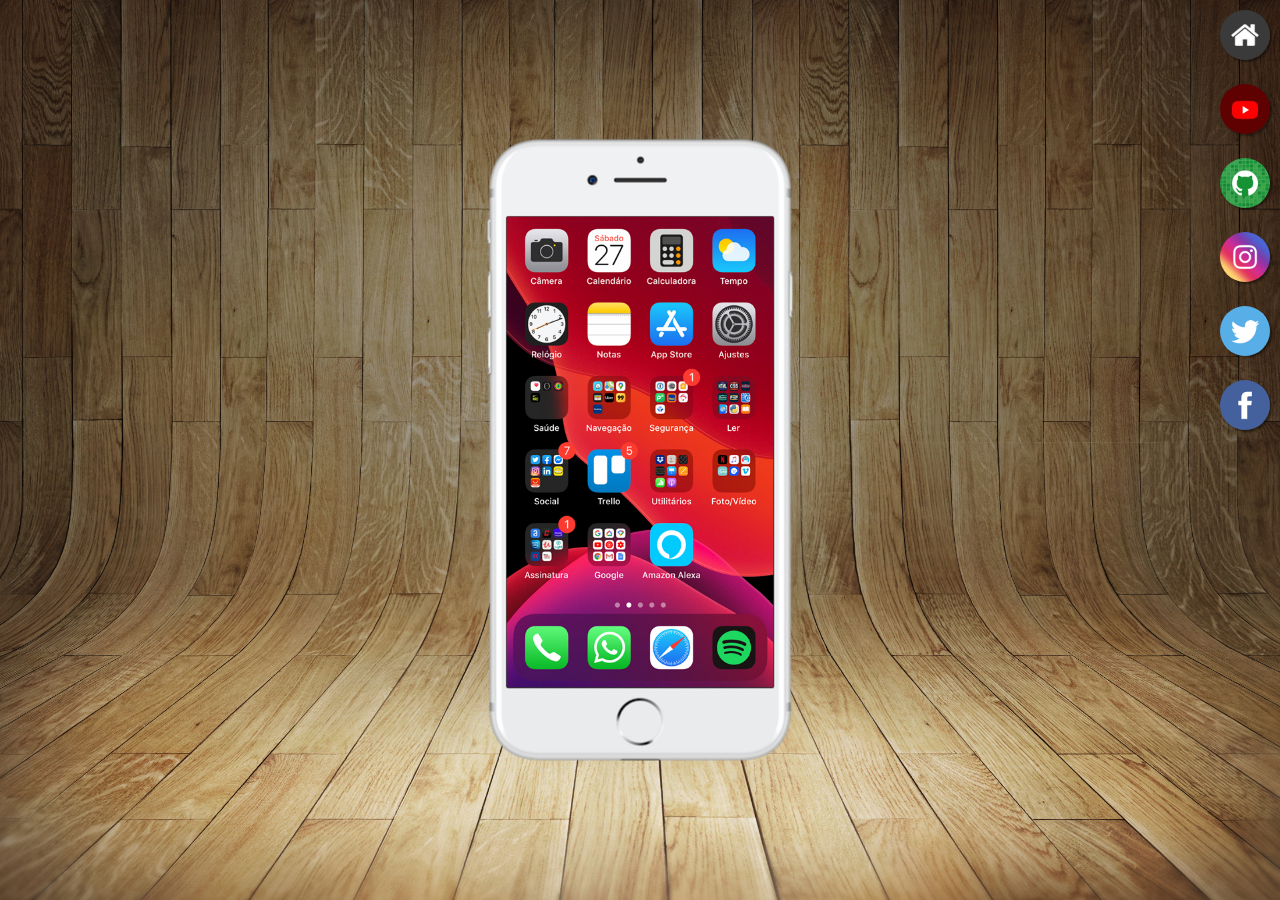
<file: index.html>
<!DOCTYPE html>
<html lang="en">
<head>
    <meta charset="UTF-8">
    <meta http-equiv="X-UA-Compatible" content="IE=edge">
    <meta name="viewport" content="width=device-width, initial-scale=1.0">
    <link rel="shortcut icon" href="favicon.ico" type="image/x-icon">
    <link rel="stylesheet" href="./estilos/style.css">
    <title>Projeto redes sociais</title>
    
</head>

<body>
    <main>
        <section id="telefone">
            <iframe src="home.html" name="tela" id="tela" frameborder="0">
                Seu navegador nao é compativel com isso.
            </iframe>
        </section>
        <section id="redes-sociais">
            <a href="home.html" target="tela"> <img src="imagens/logo-home.jpg" alt=""></a><br>
            <a href="youtube.html" target="tela"><img src="imagens/logo-youtube.jpg" alt=""></a><br>
            <a href="github.html" target="tela"><img src="imagens/logo-github.jpg" alt=""></a><br>
            <a href="instagram.html" target="tela"><img src="imagens/logo-instagram.jpg" alt=""></a><br>
            <a href="twitter.html" target="tela"><img src="imagens/logo-twitter.jpg" alt=""></a><br>
            <a href="facebook.html" target="tela"><img src="imagens/logo-facebook.jpg" alt=""></a>
        </section>

    </main>
</body>
</html>
</file>
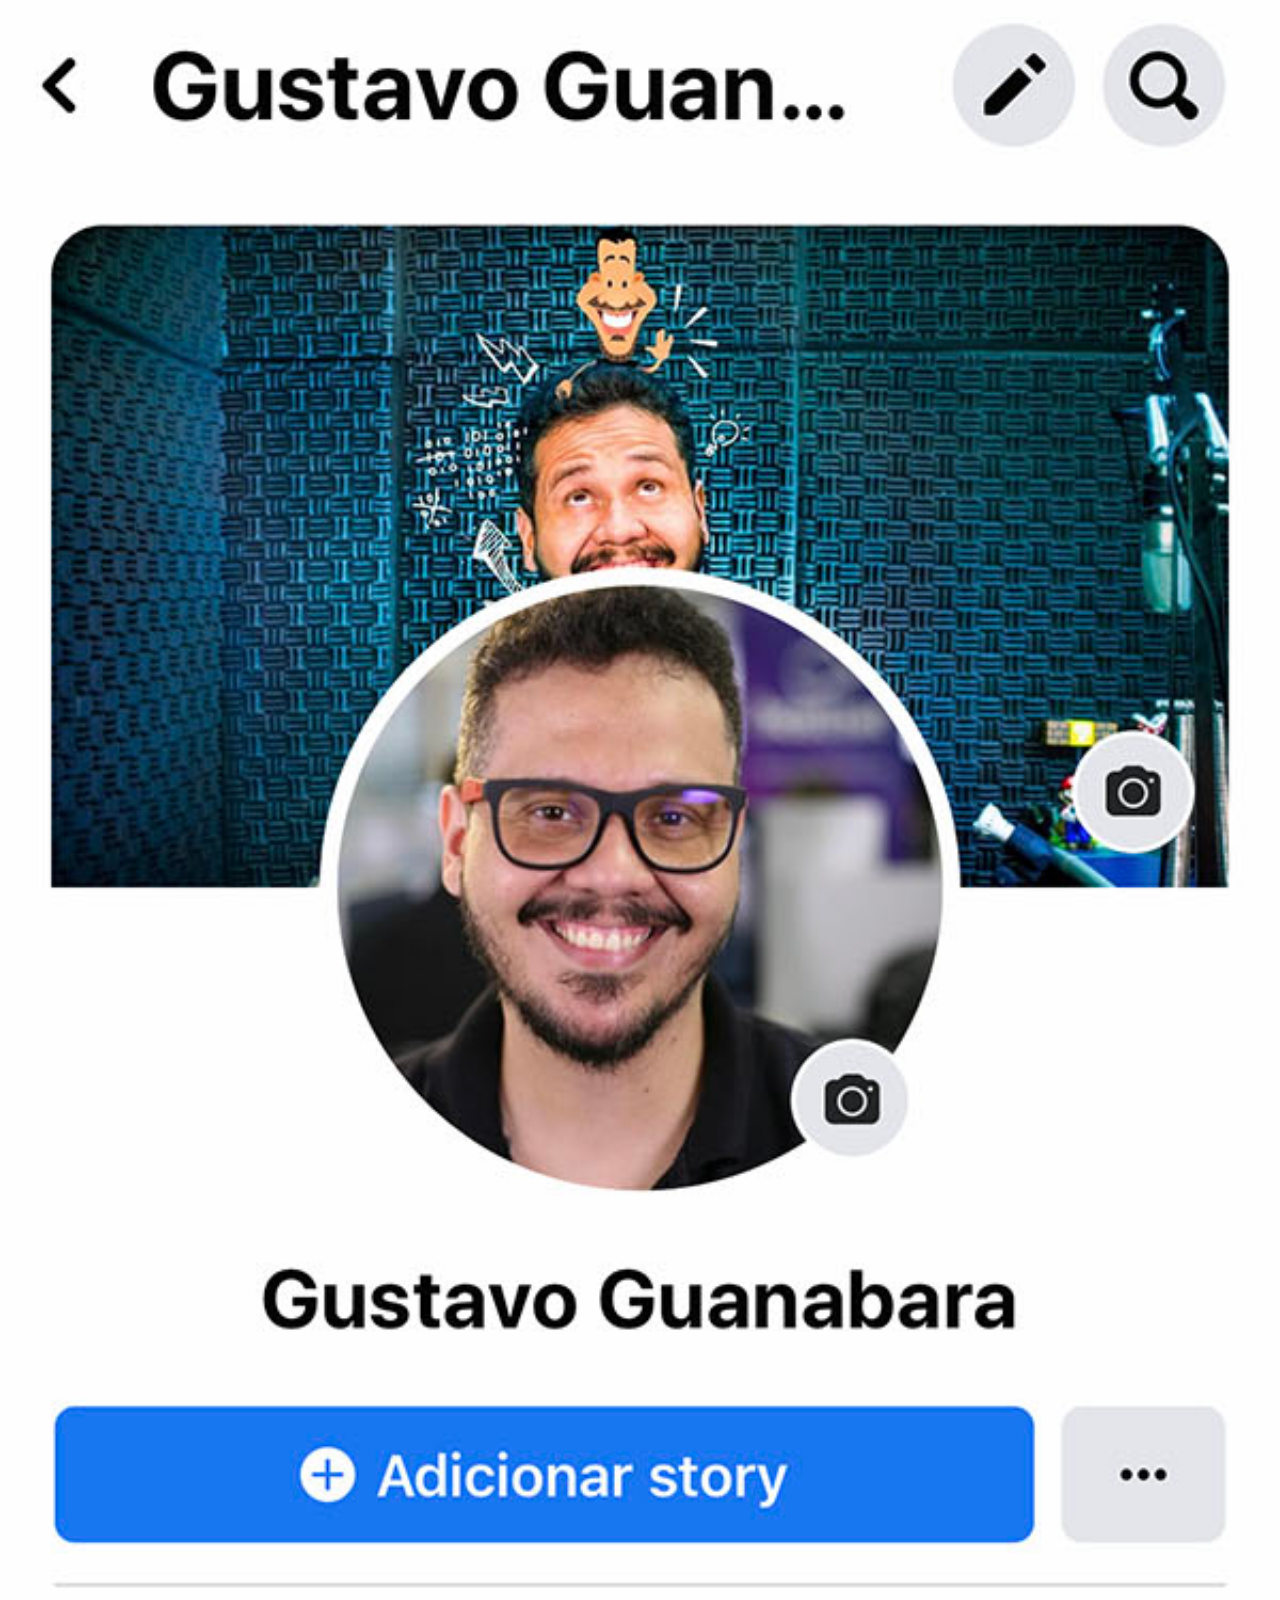
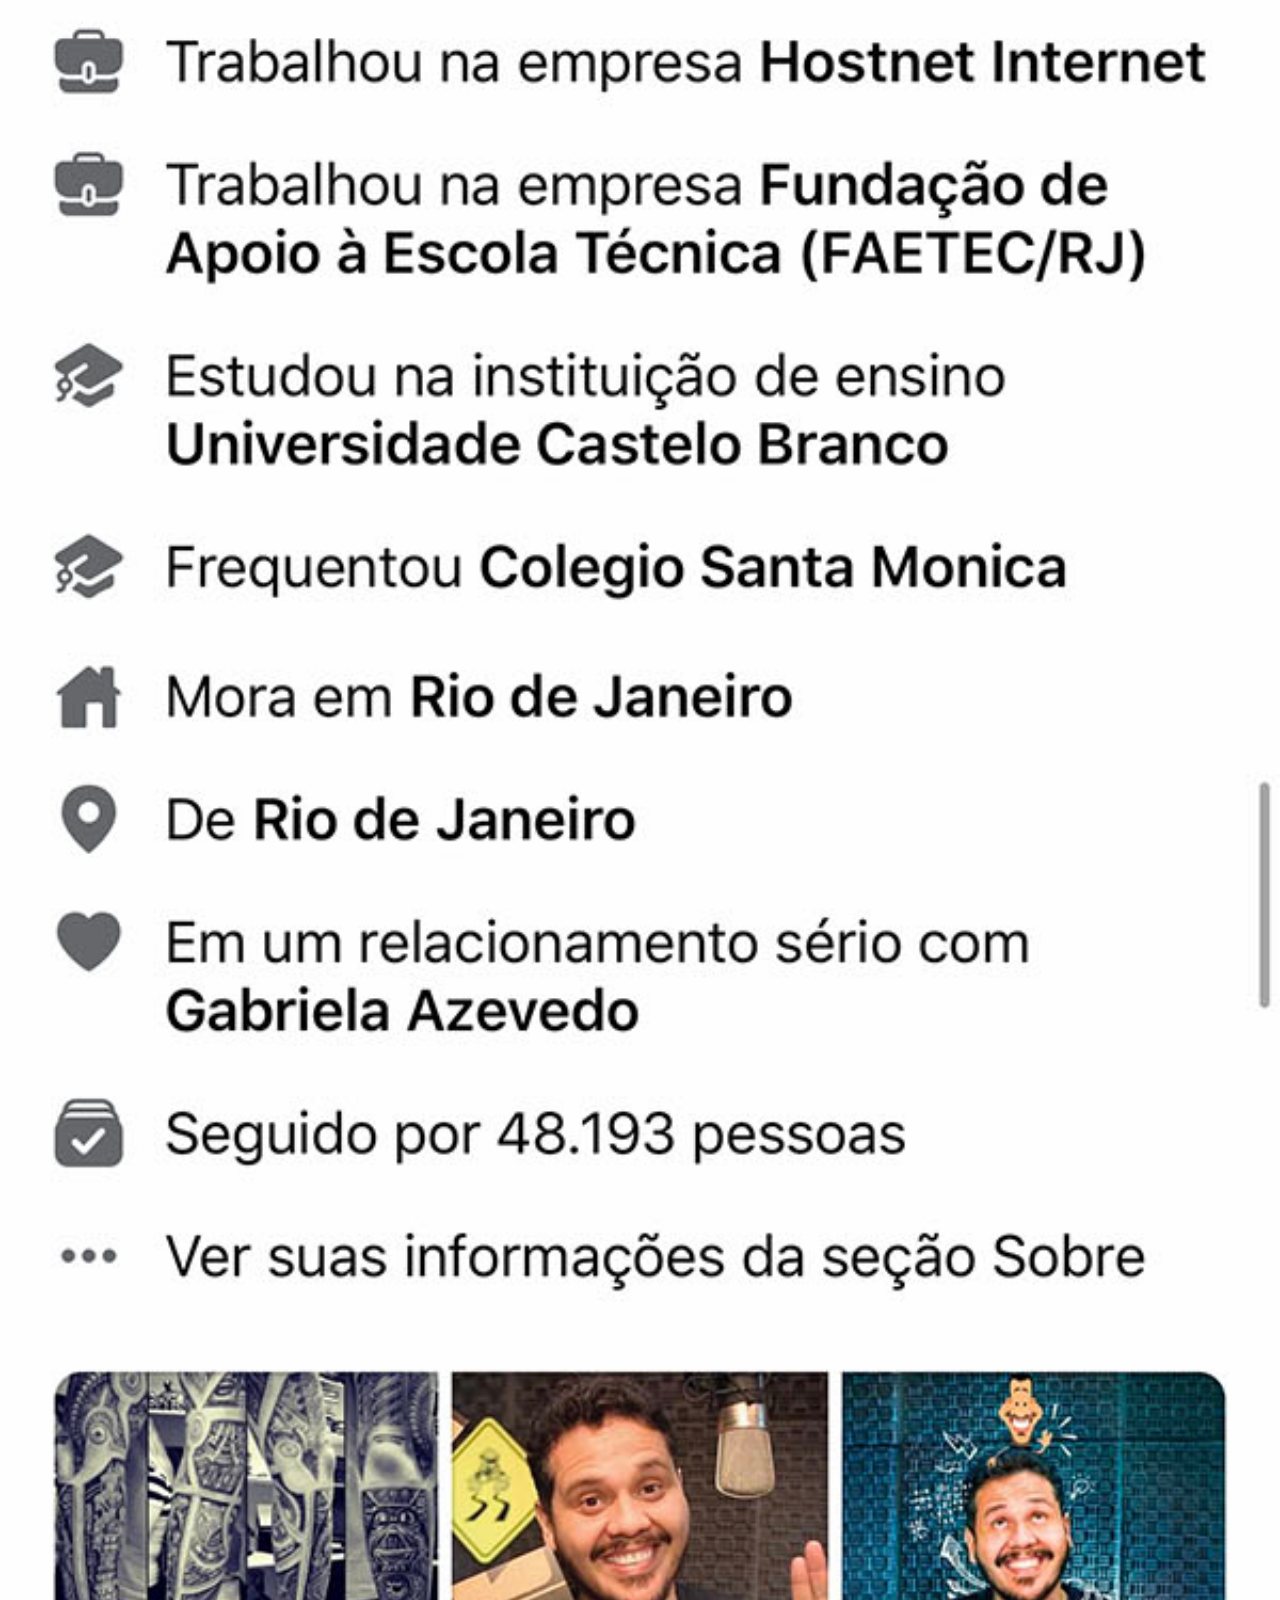
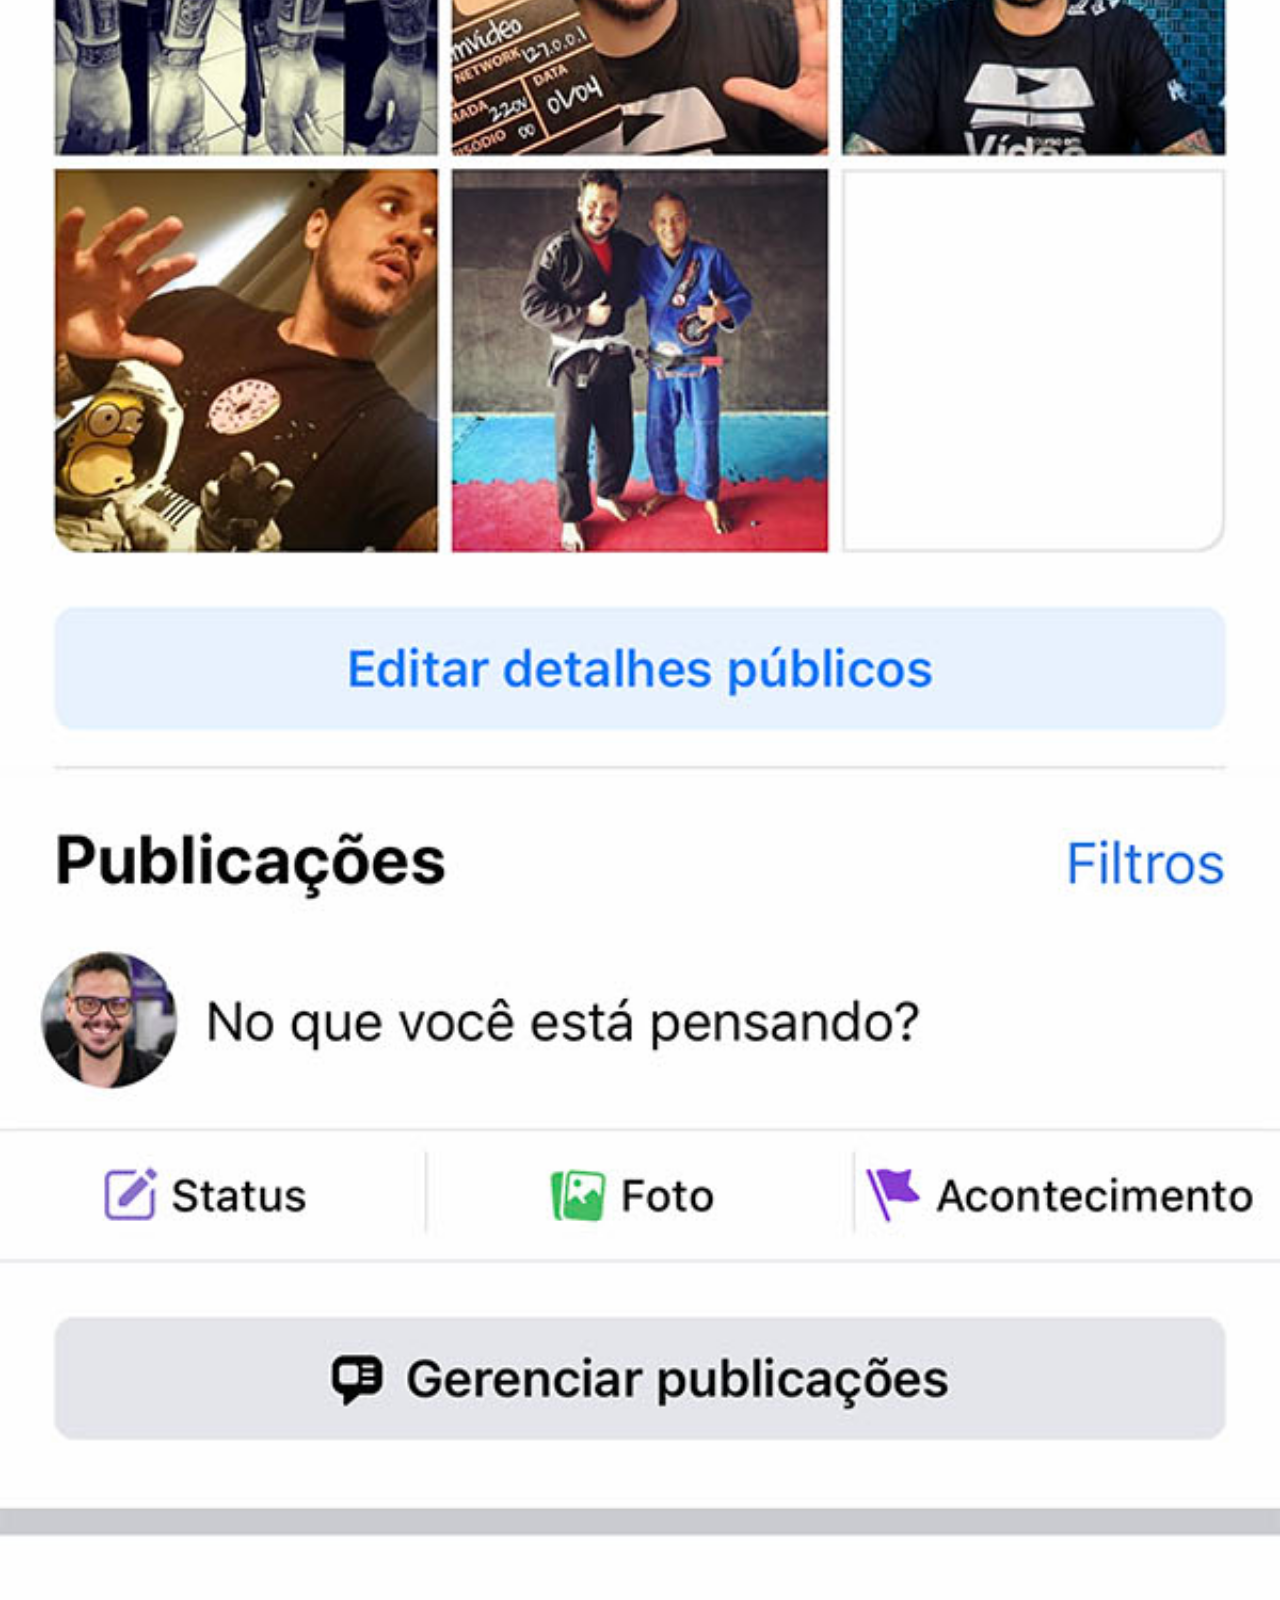
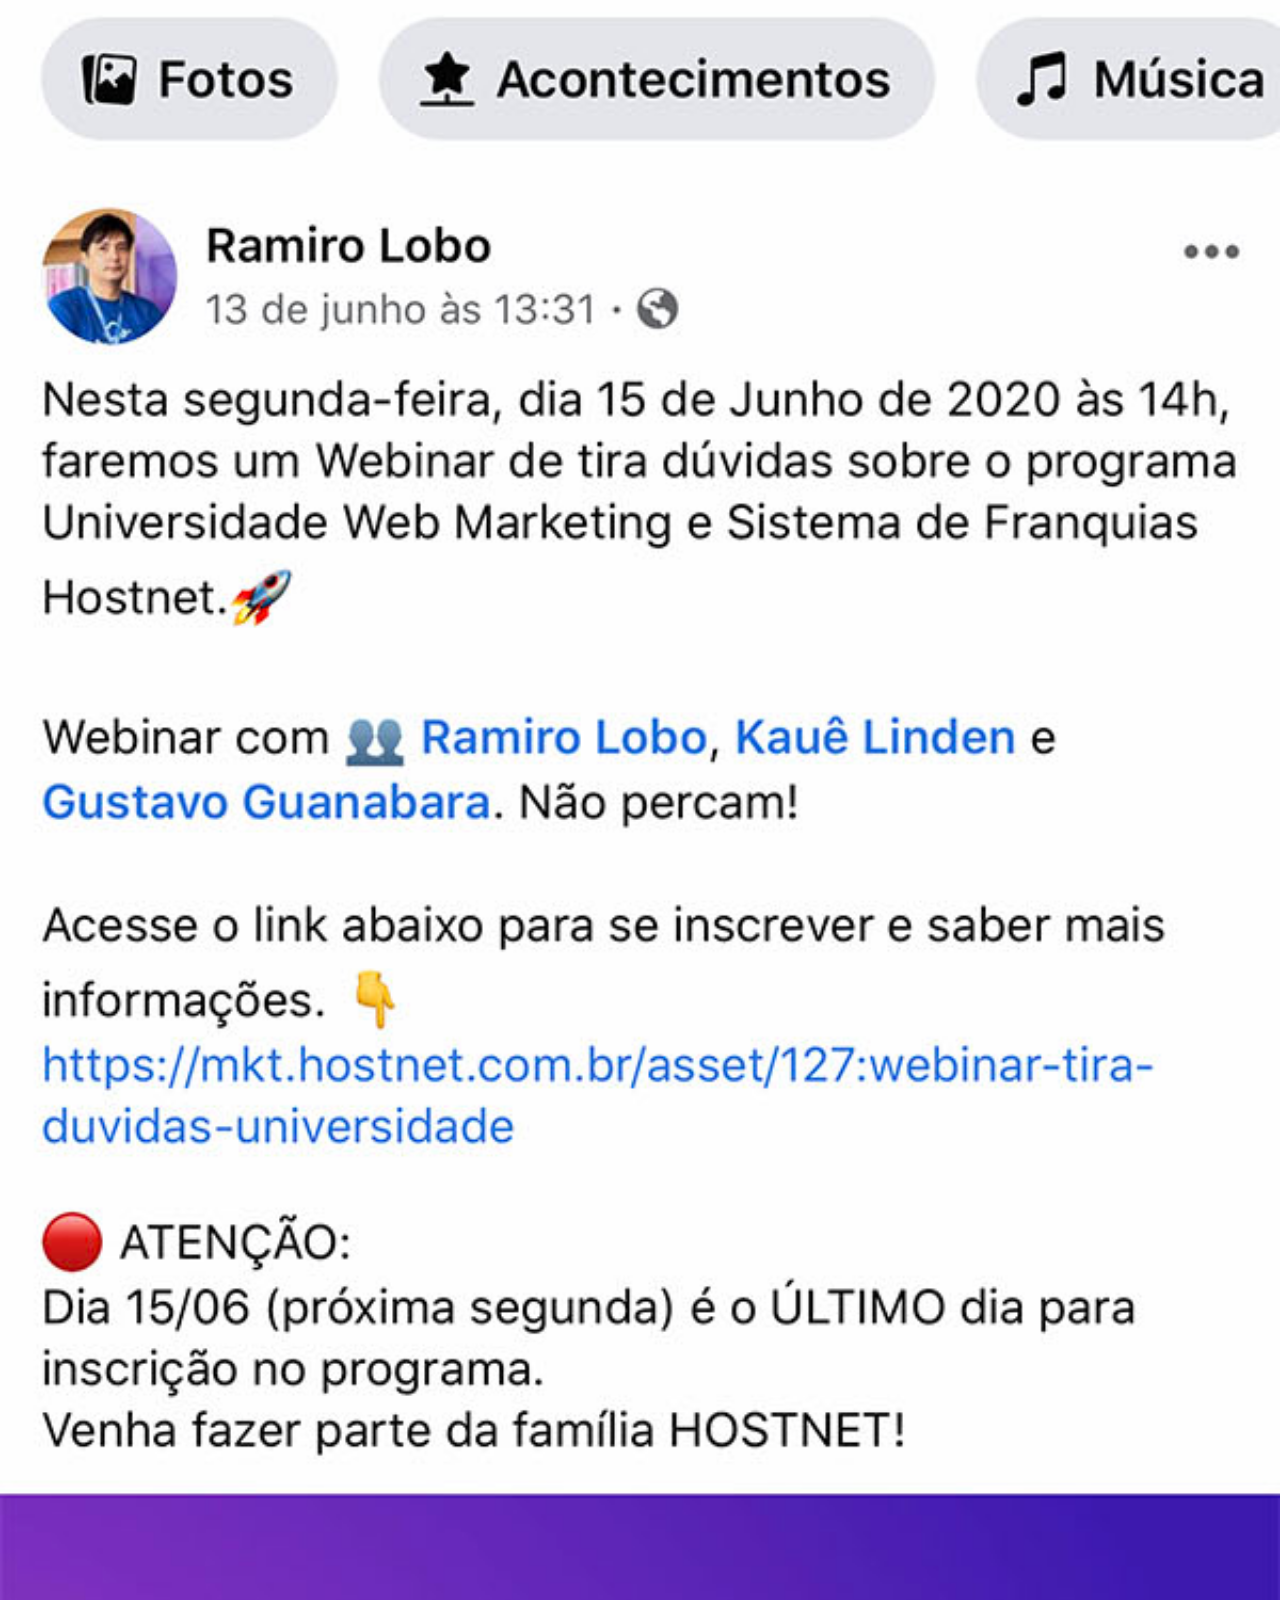
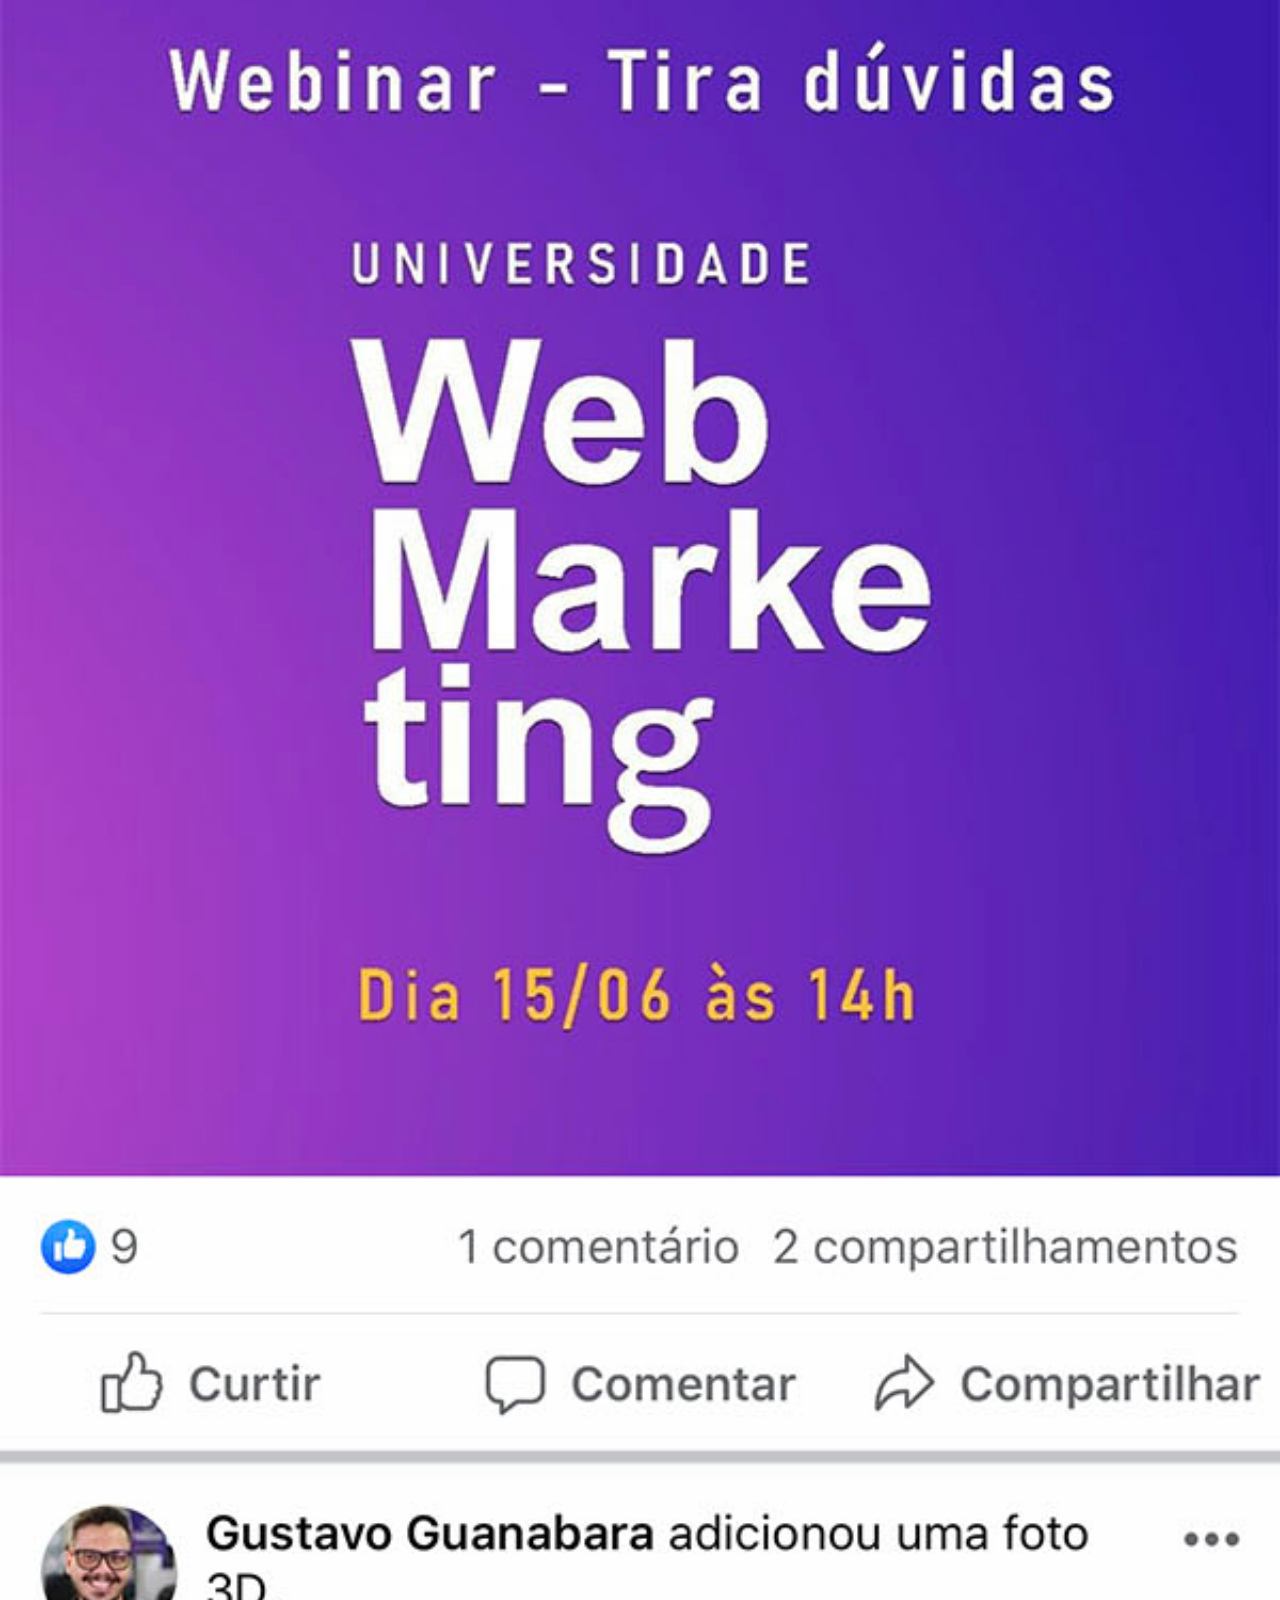
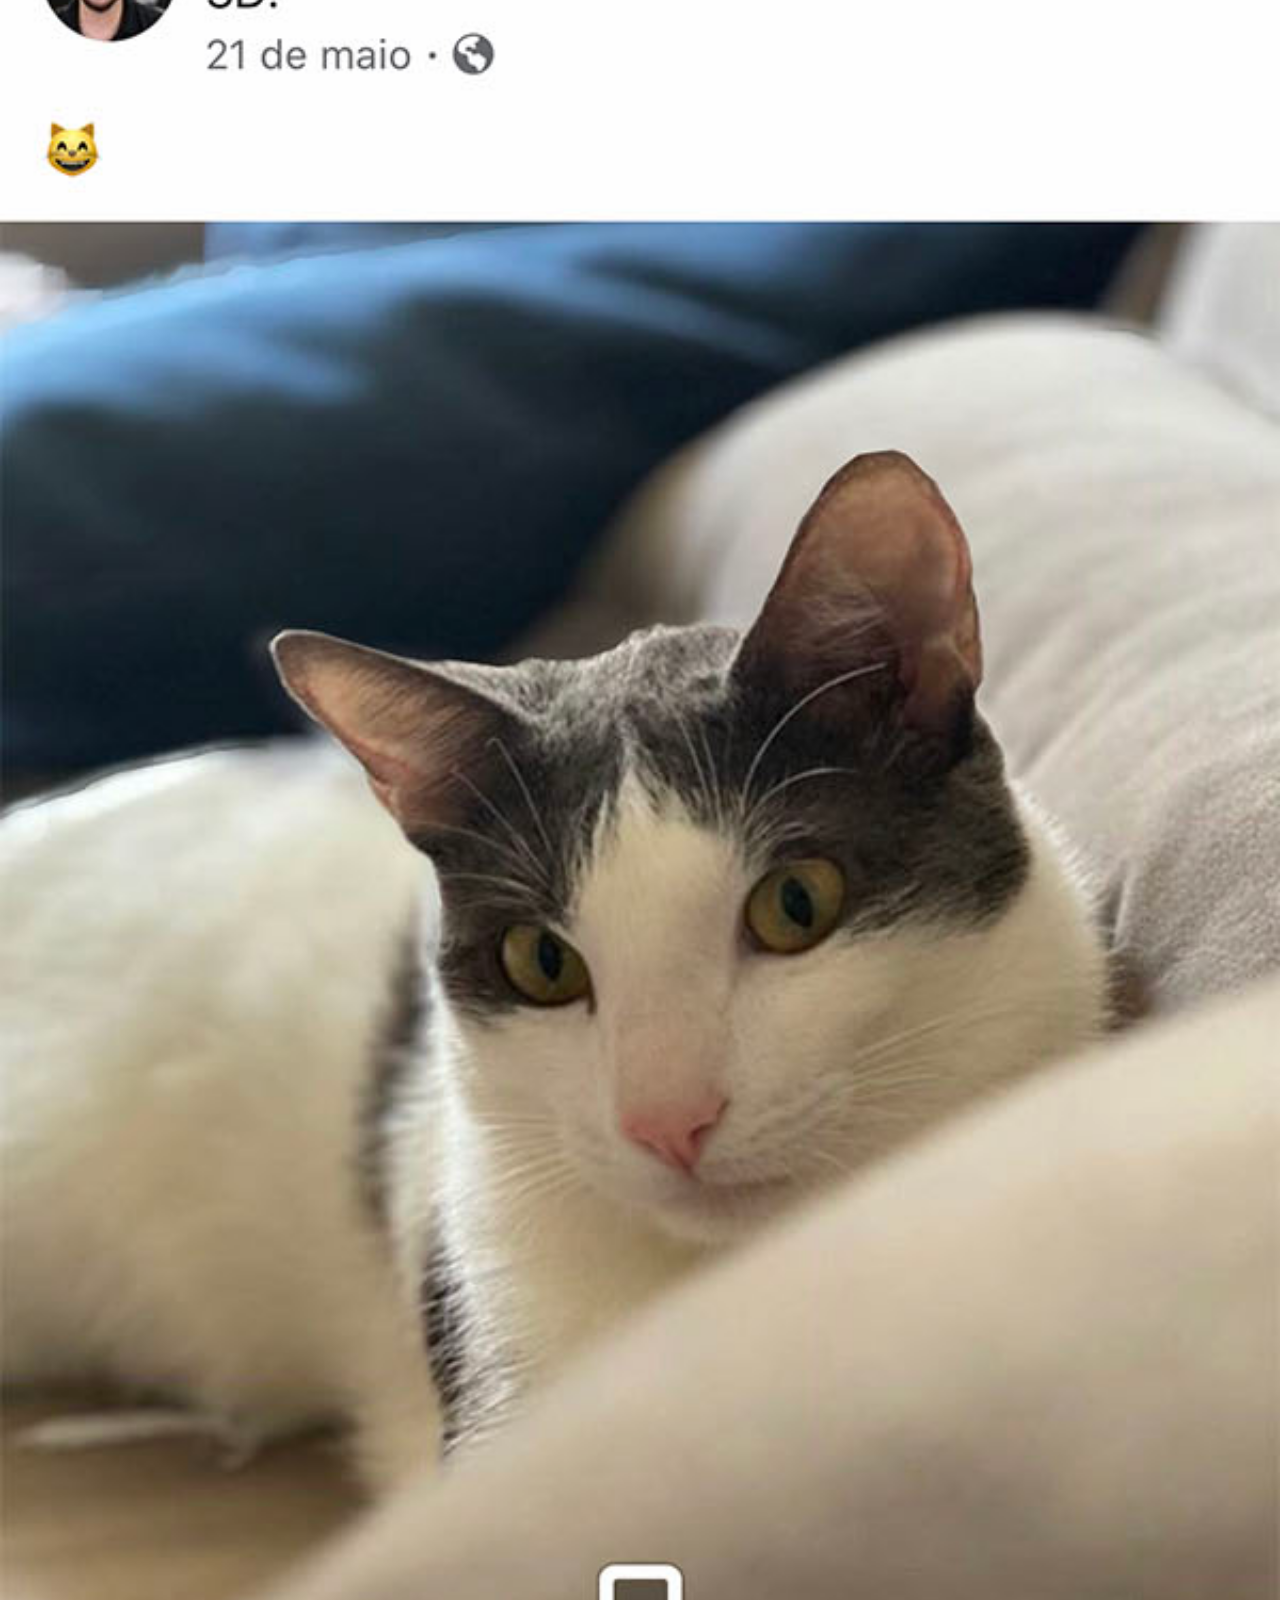
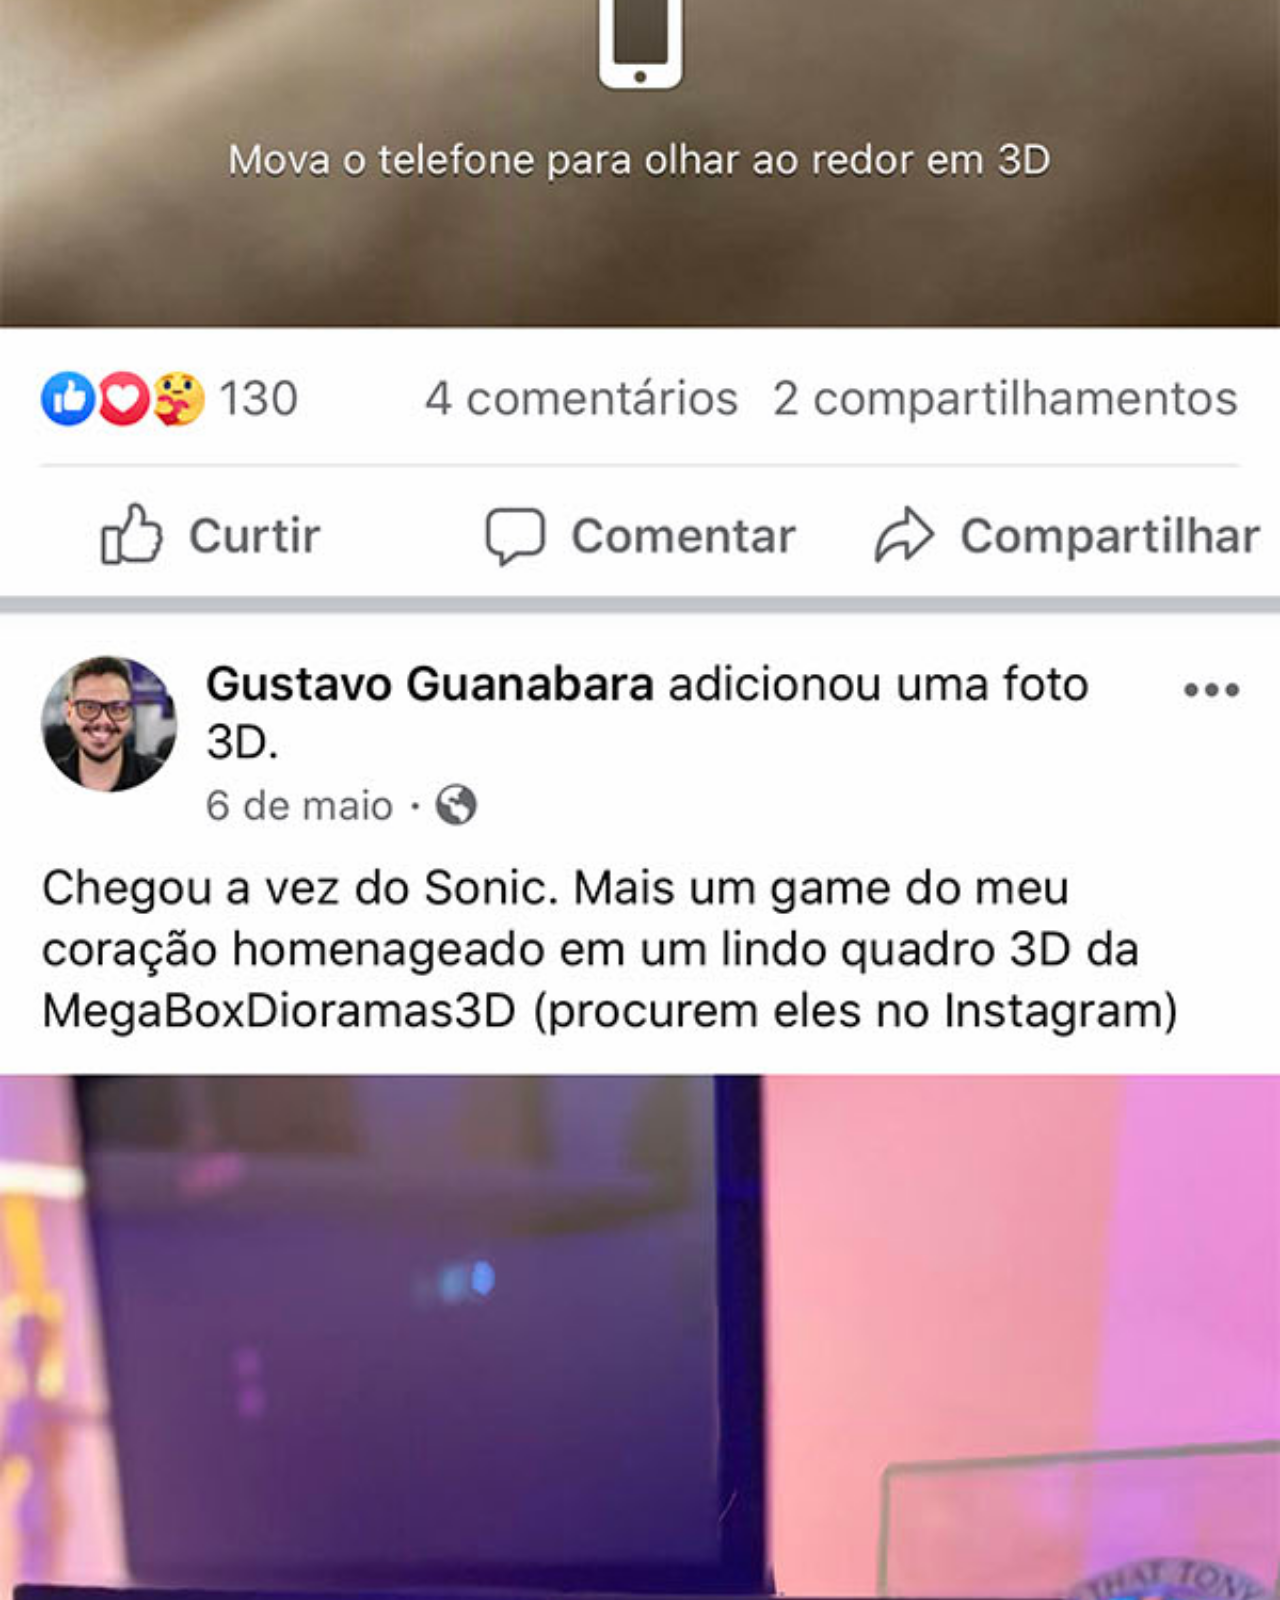
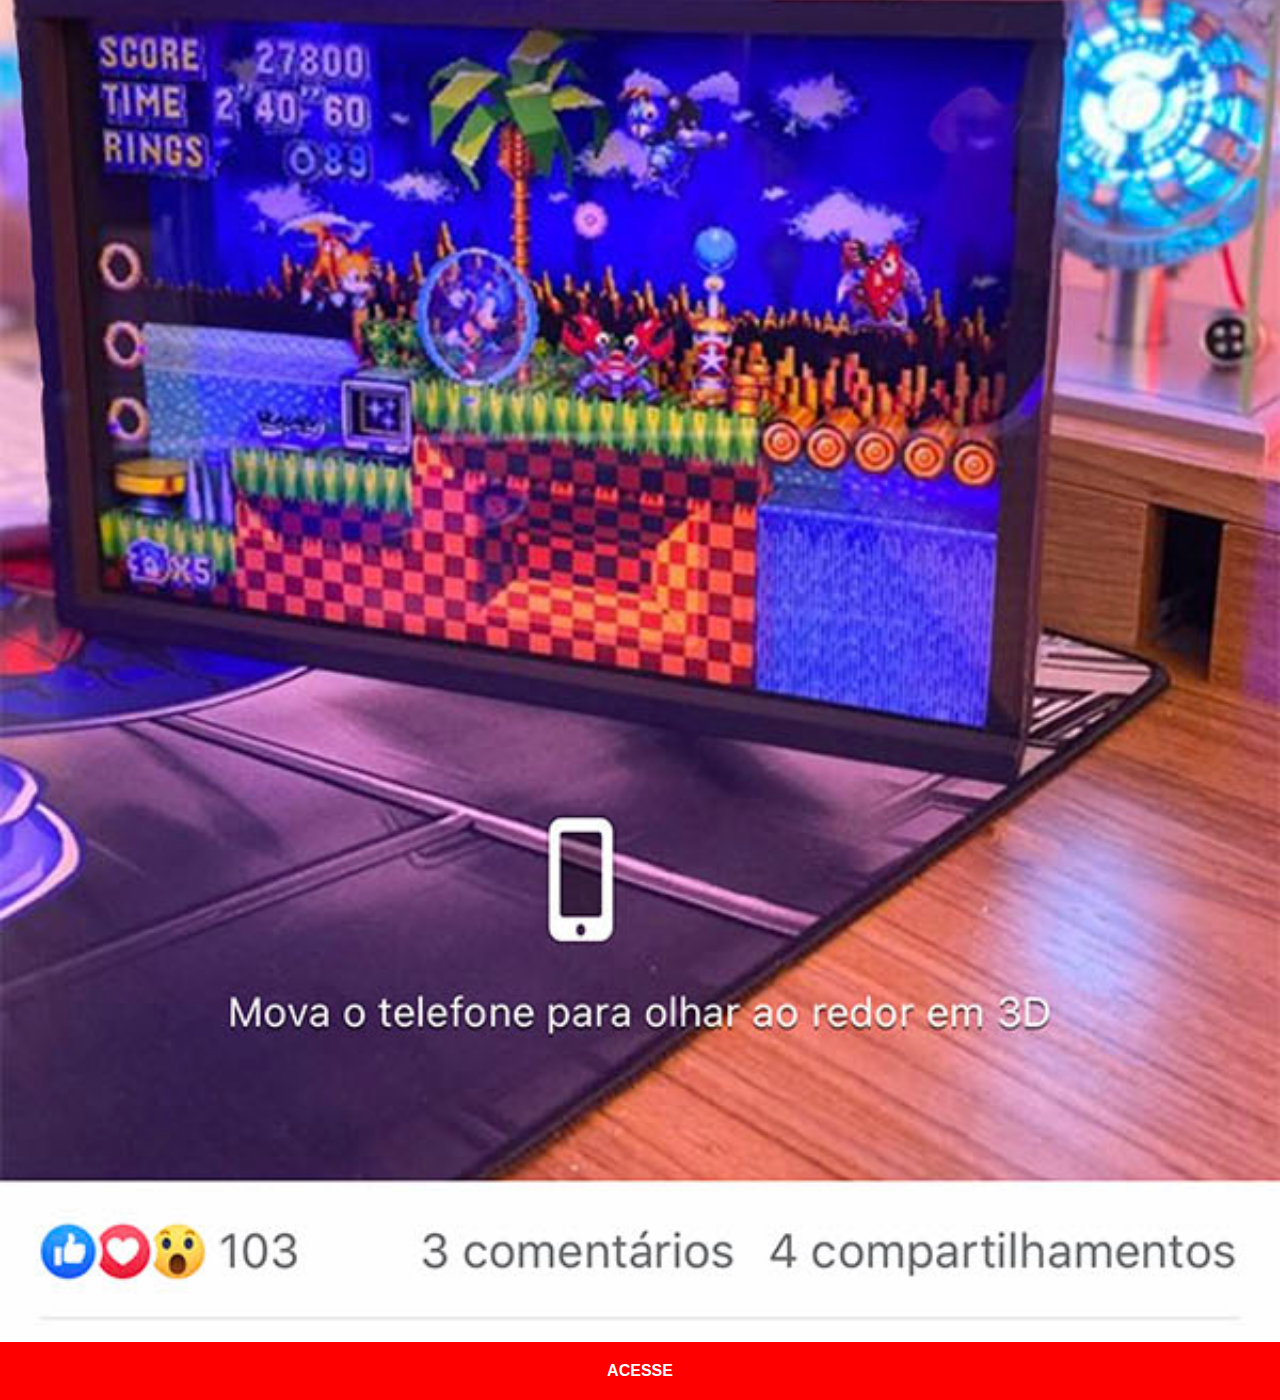
<file: facebook.html>
<!DOCTYPE html>
<html lang="en">
<head>
    <meta charset="UTF-8">
    <meta http-equiv="X-UA-Compatible" content="IE=edge">
    <meta name="viewport" content="width=device-width, initial-scale=1.0">
    <title>facebook</title>
    <link rel="stylesheet" href="estilos/social.css">
</head>
<body>
    <img src="imagens/tela-facebook.jpg" alt="">
    <a href="https://pt-br.facebook.com/gustavoguanabara/">ACESSE</a>
</body>
</html>
</file>
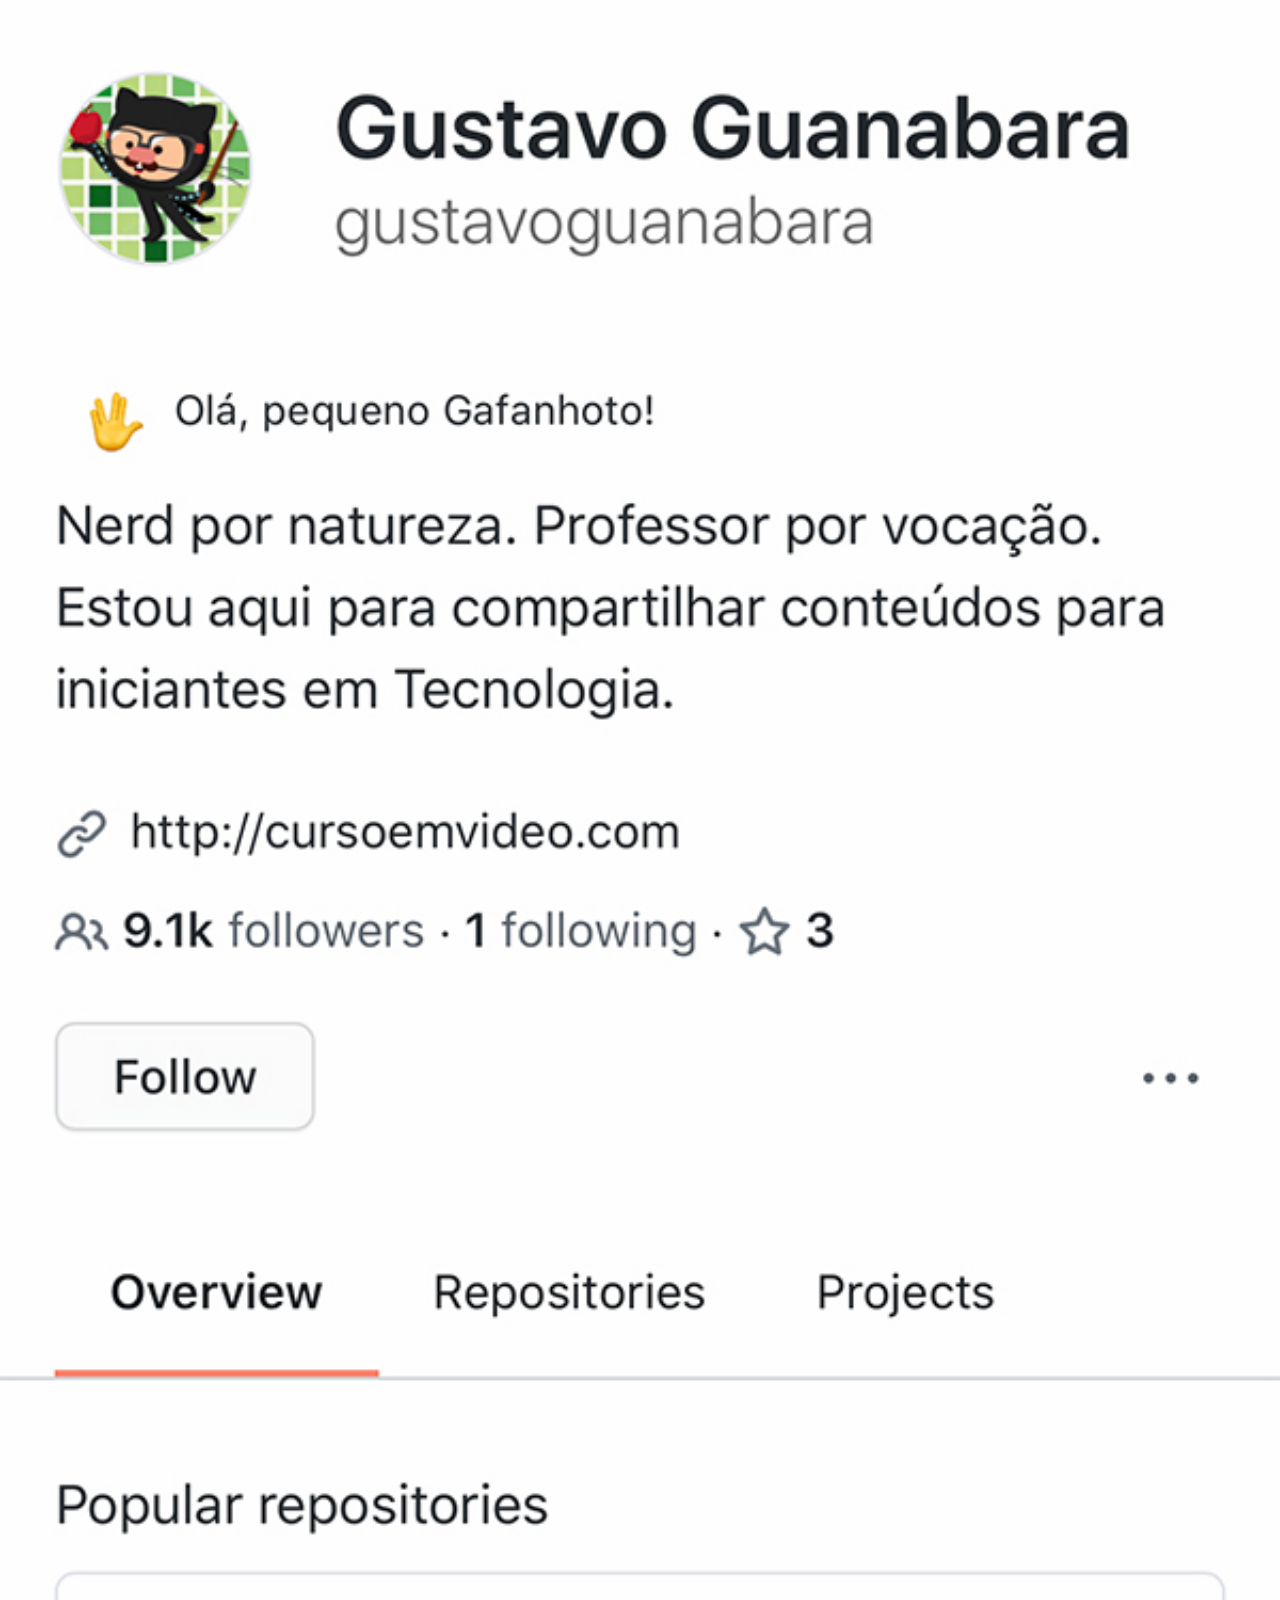
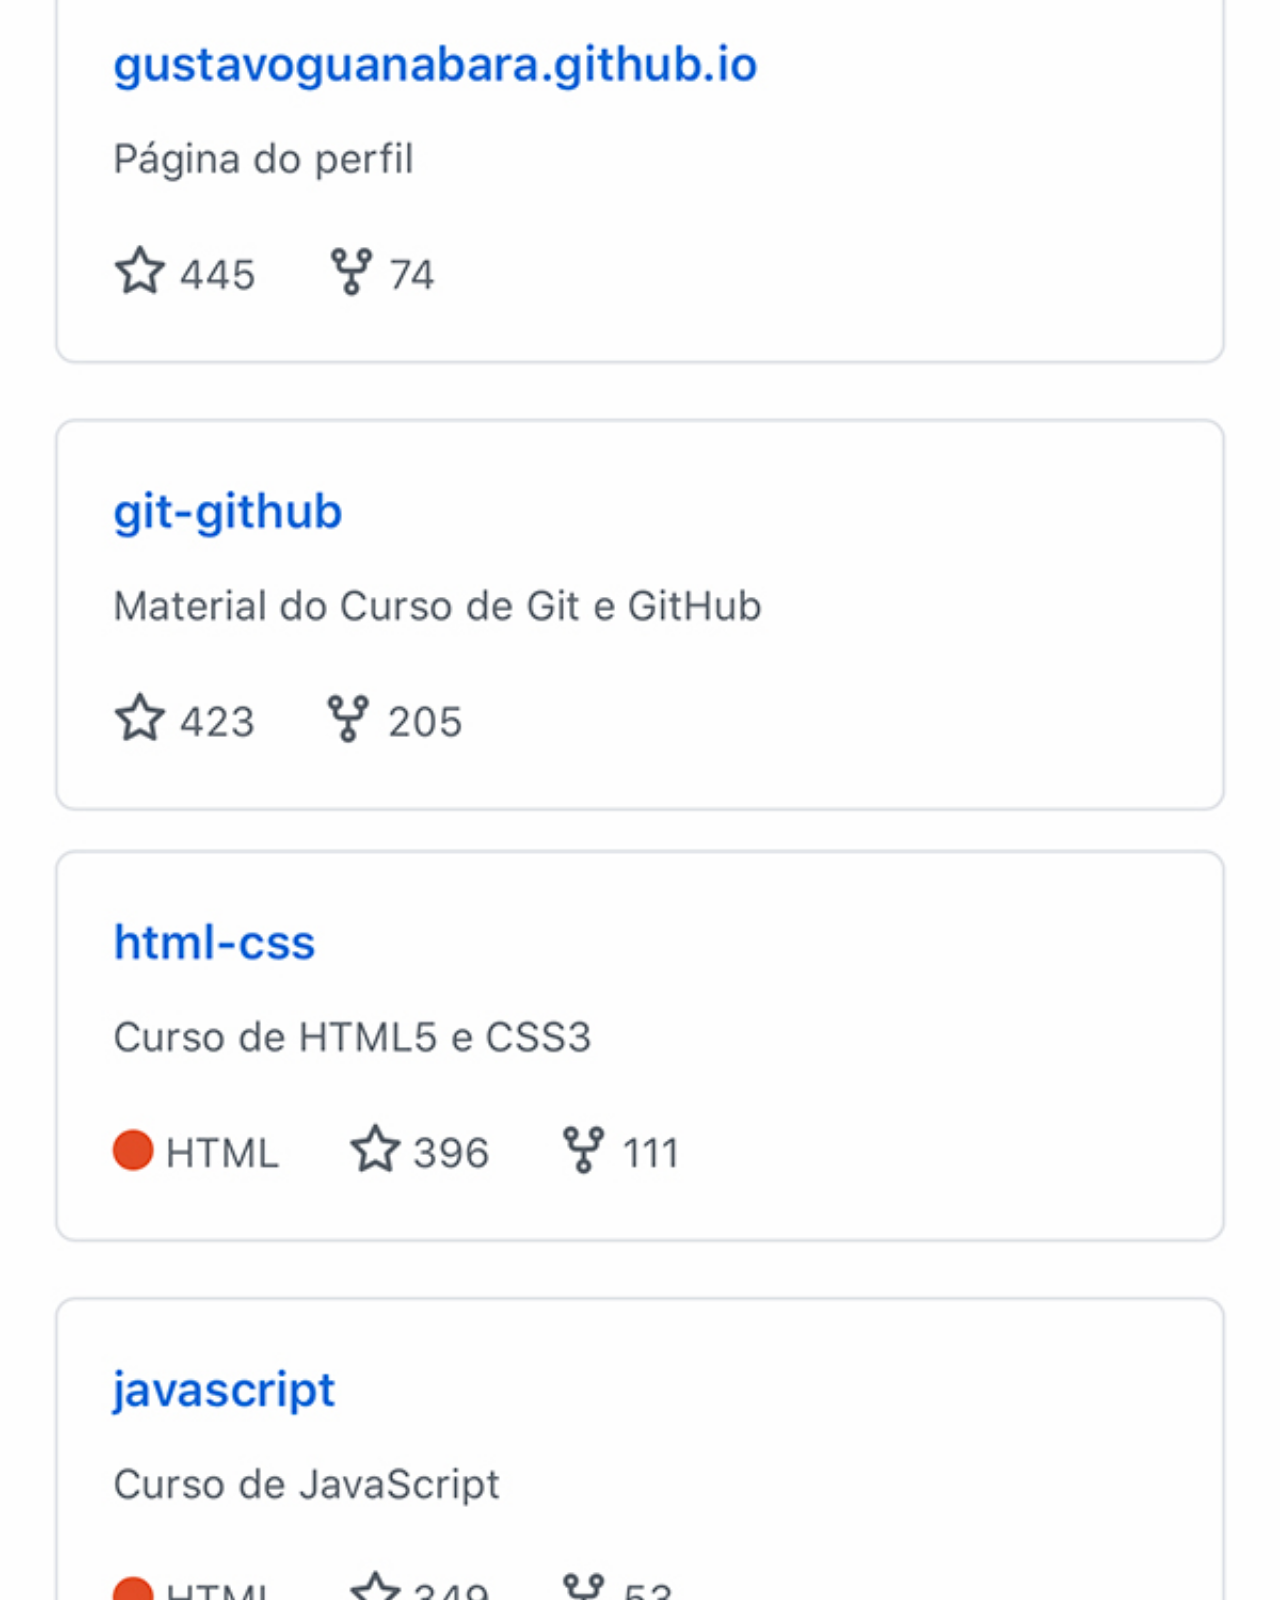
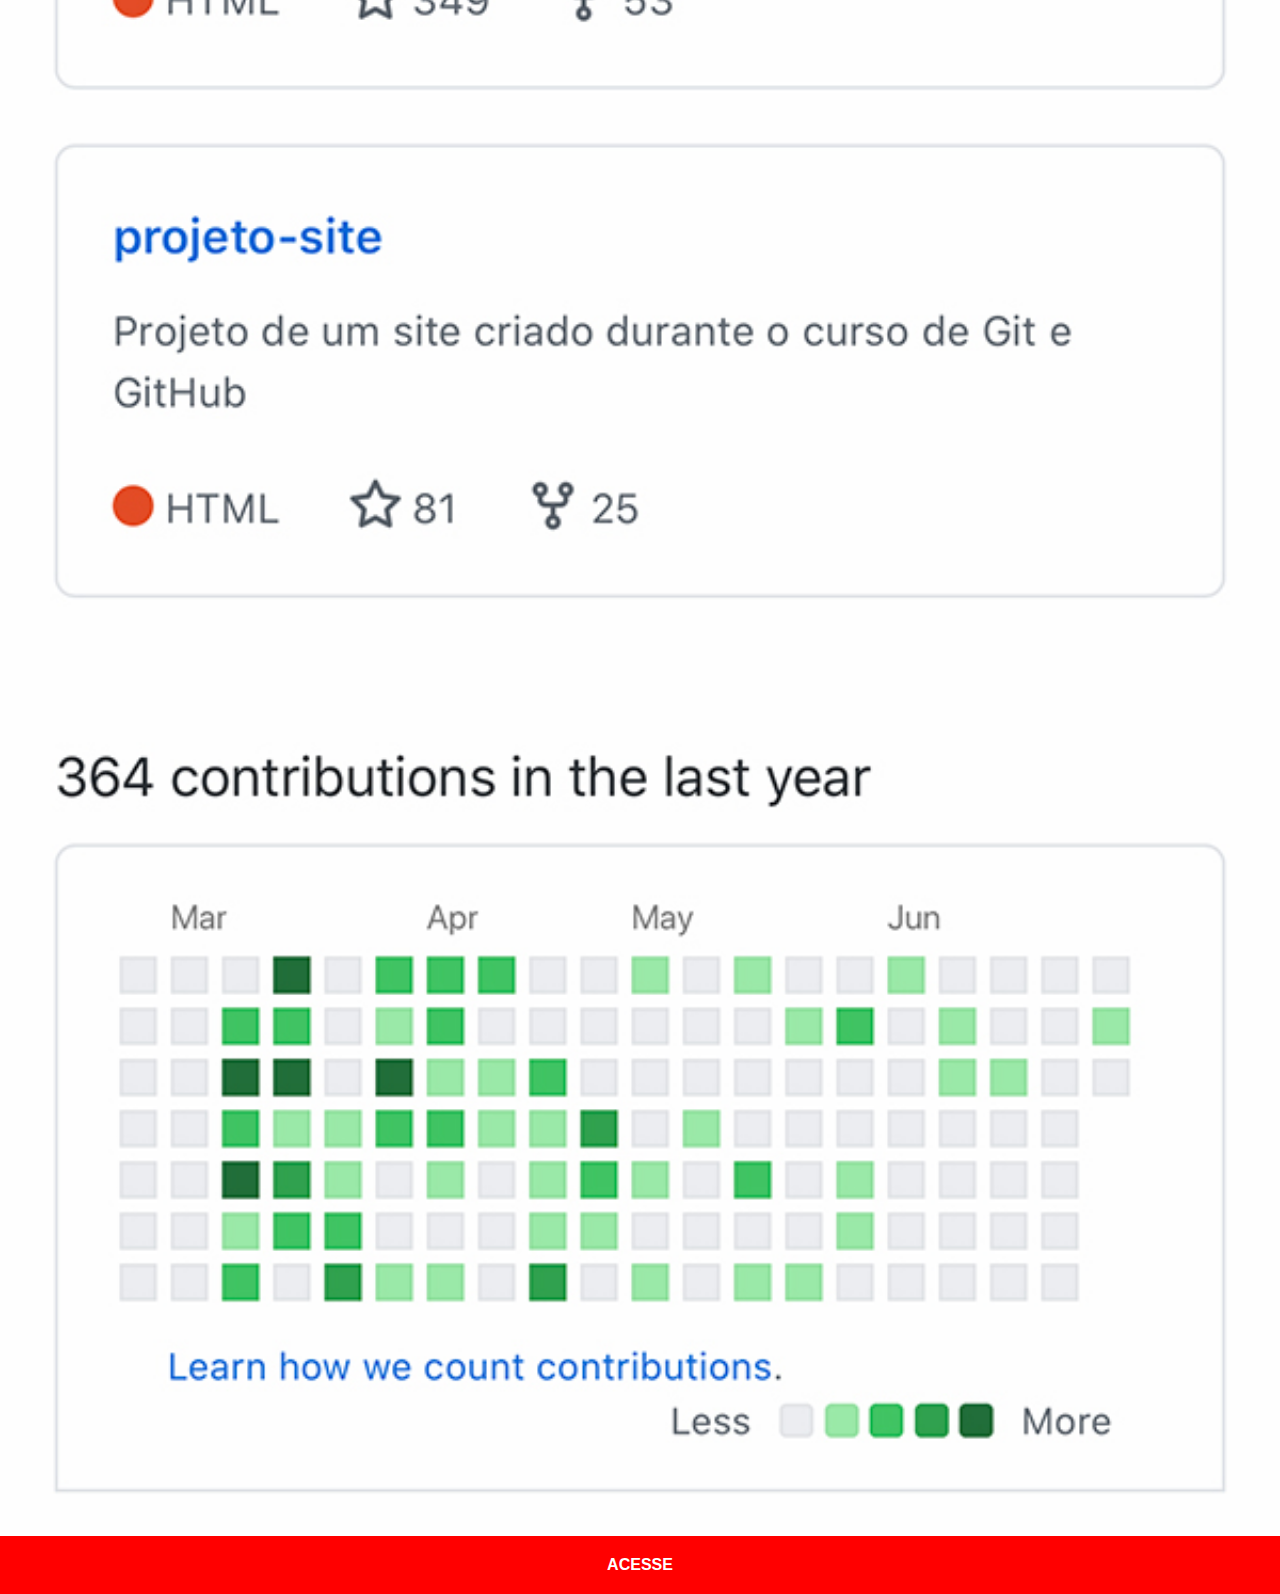
<file: github.html>
<!DOCTYPE html>
<html lang="en">
<head>
    <meta charset="UTF-8">
    <meta http-equiv="X-UA-Compatible" content="IE=edge">
    <meta name="viewport" content="width=device-width, initial-scale=1.0">
    <title>github</title>
    <link rel="stylesheet" href= "estilos/social.css">
</head>
<body>
    <img src="imagens/tela-github.jpg" alt="">
    <a href="https://github.com/gustavoguanabara" target="_blank">ACESSE</a>
</body>
</html>
</file>
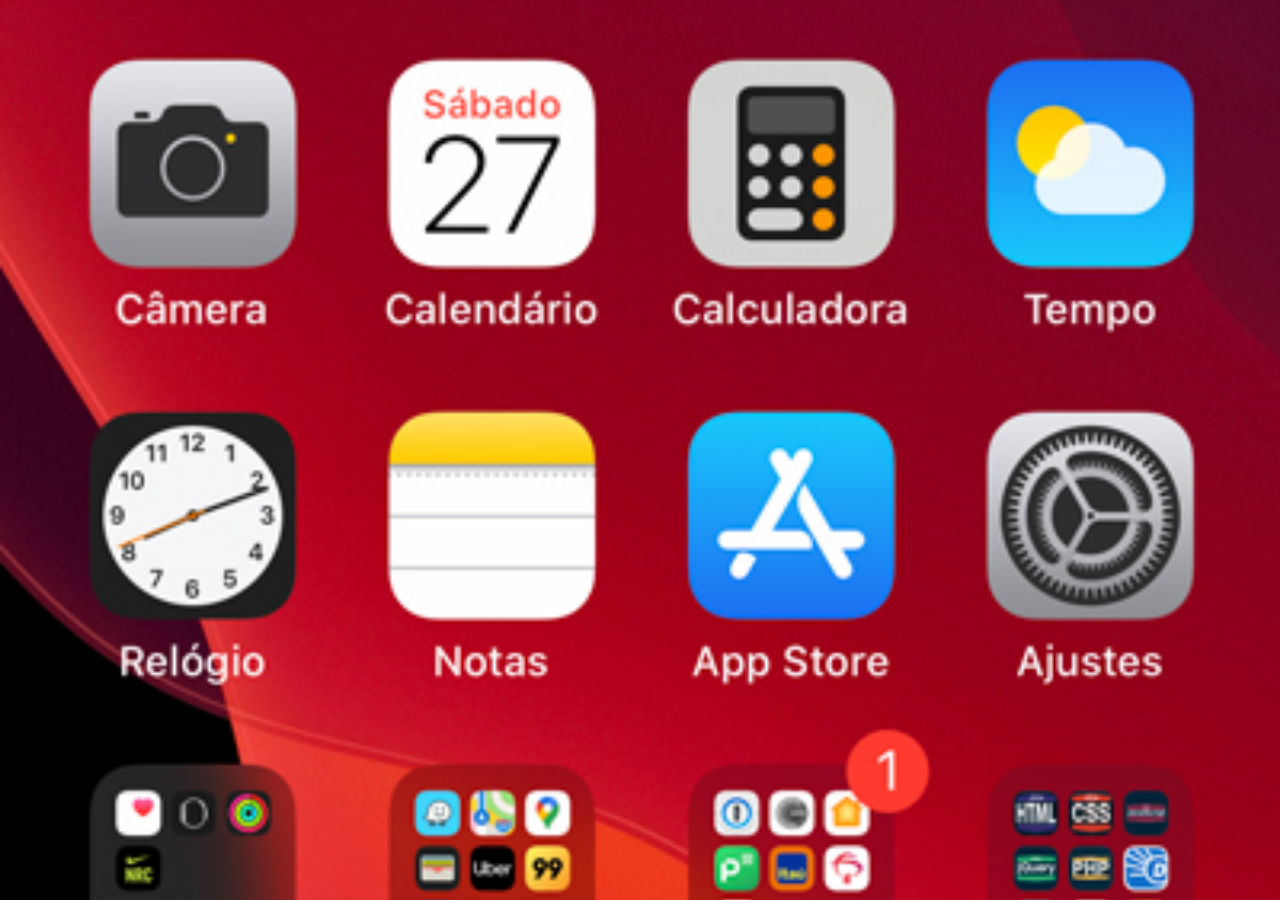
<file: home.html>
<!DOCTYPE html>
<html lang="en">
<head>
    <meta charset="UTF-8">
    <meta http-equiv="X-UA-Compatible" content="IE=edge">
    <meta name="viewport" content="width=device-width, initial-scale=1.0">
    <title>Document</title>
</head>
<style>
    * {
margin: 0px;
padding: 0px;
    }
body {
    width: 100vw;
    height: 100vh;
    background: black url(imagens/tela-home.jpg) no-repeat top center;
background-size: cover;
}

</style>
<body>
</body>
</html>
</file>
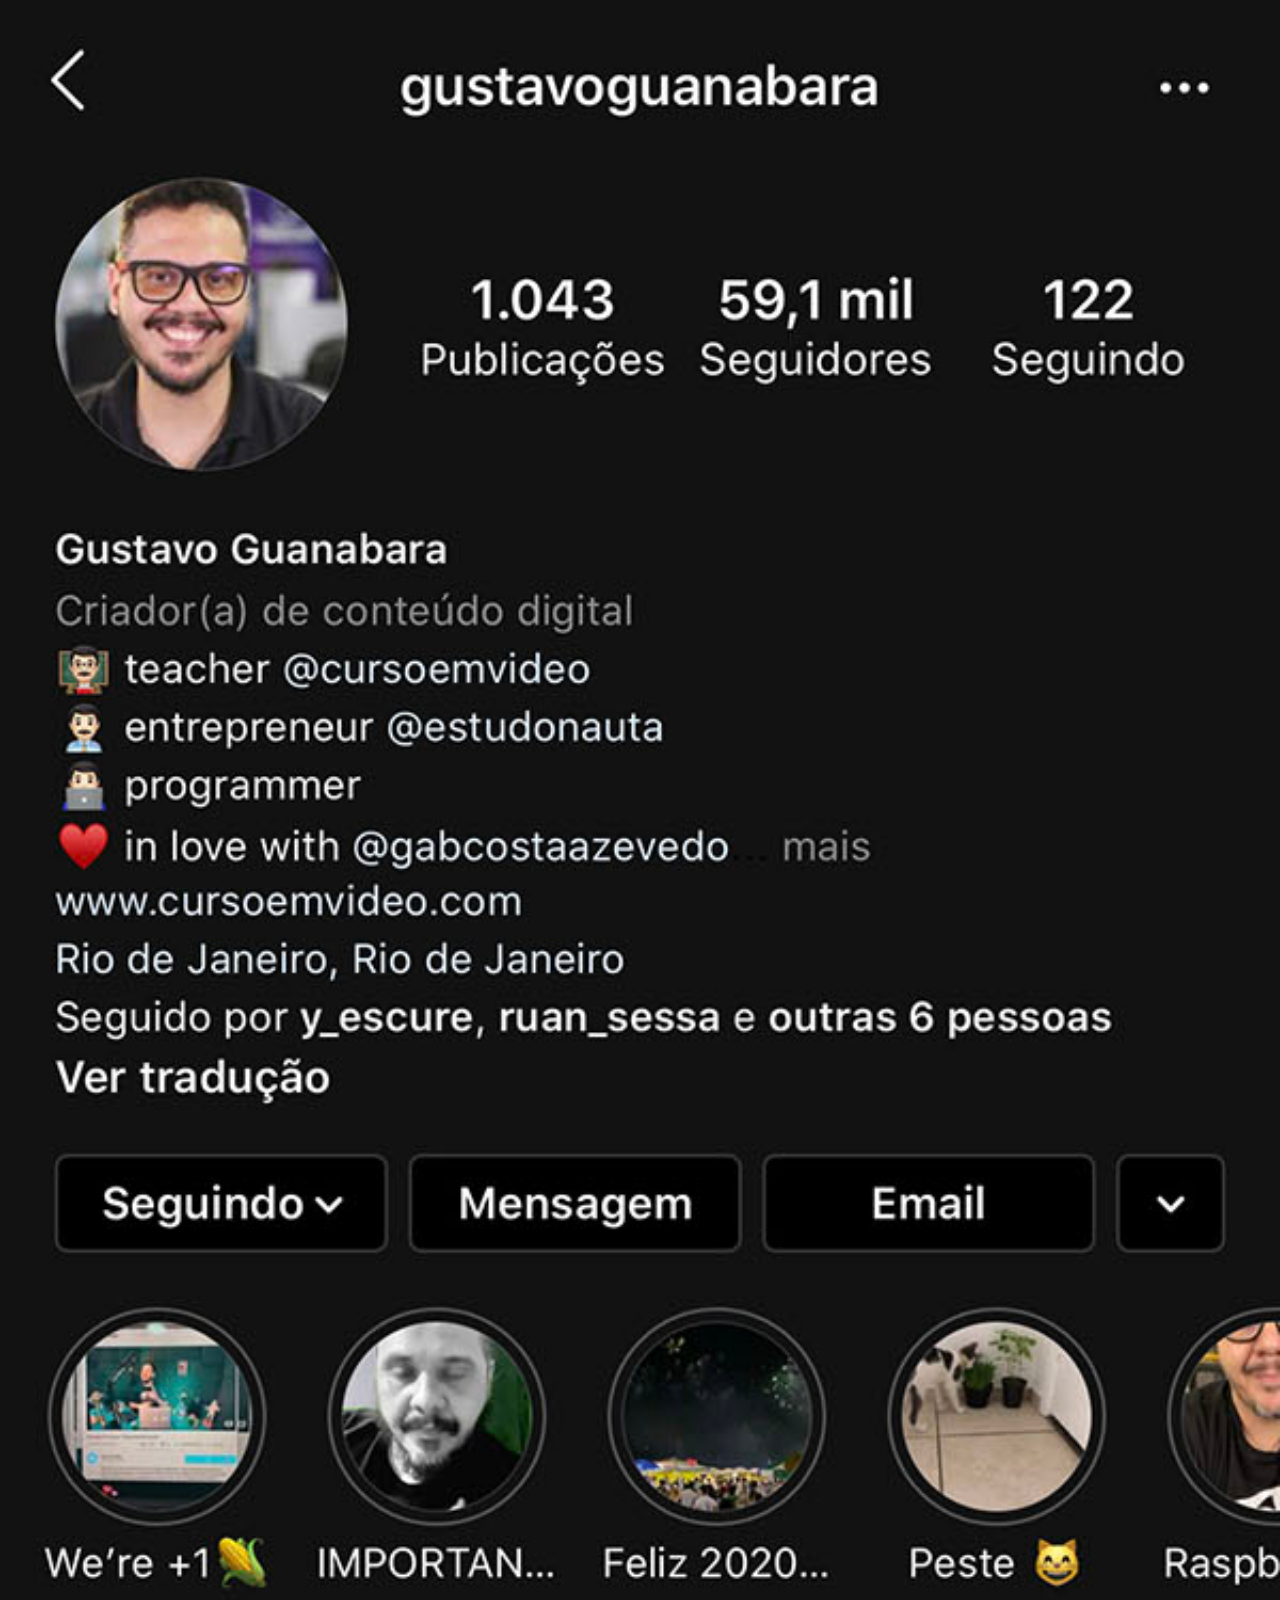
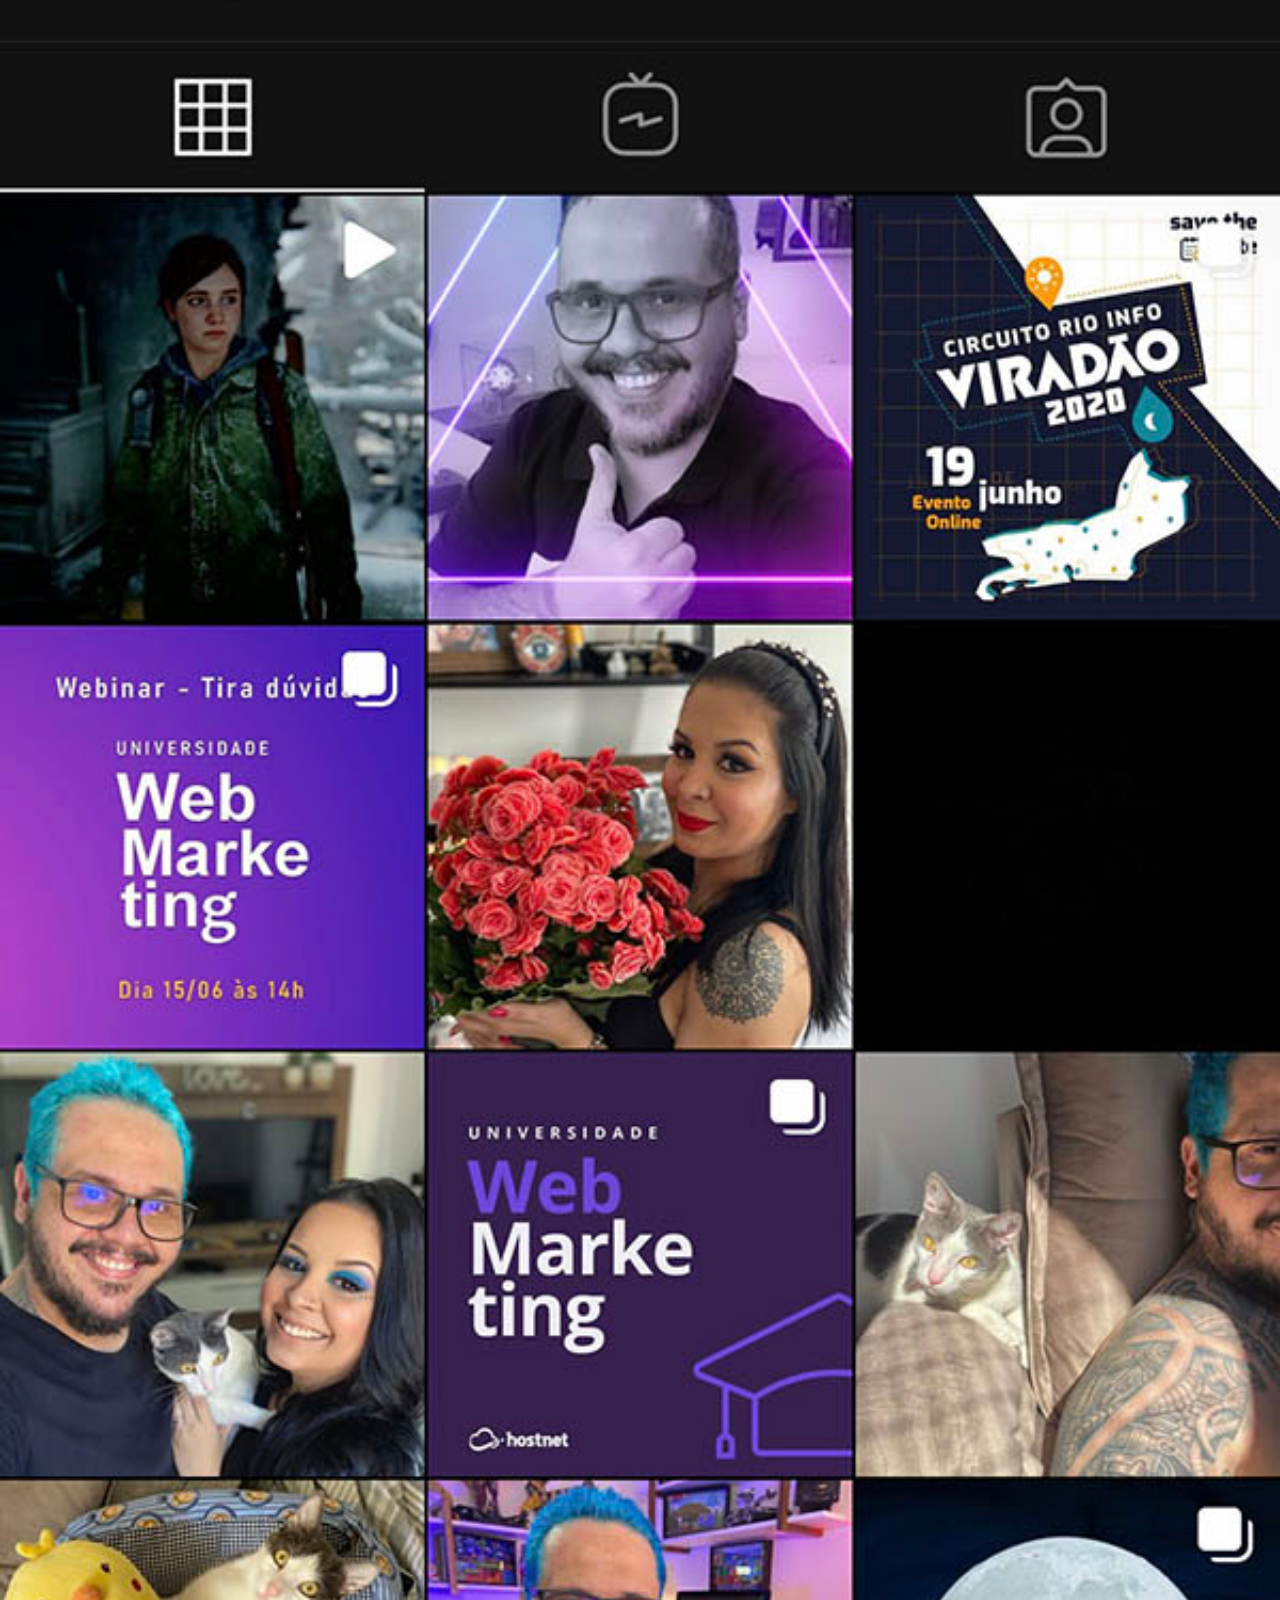
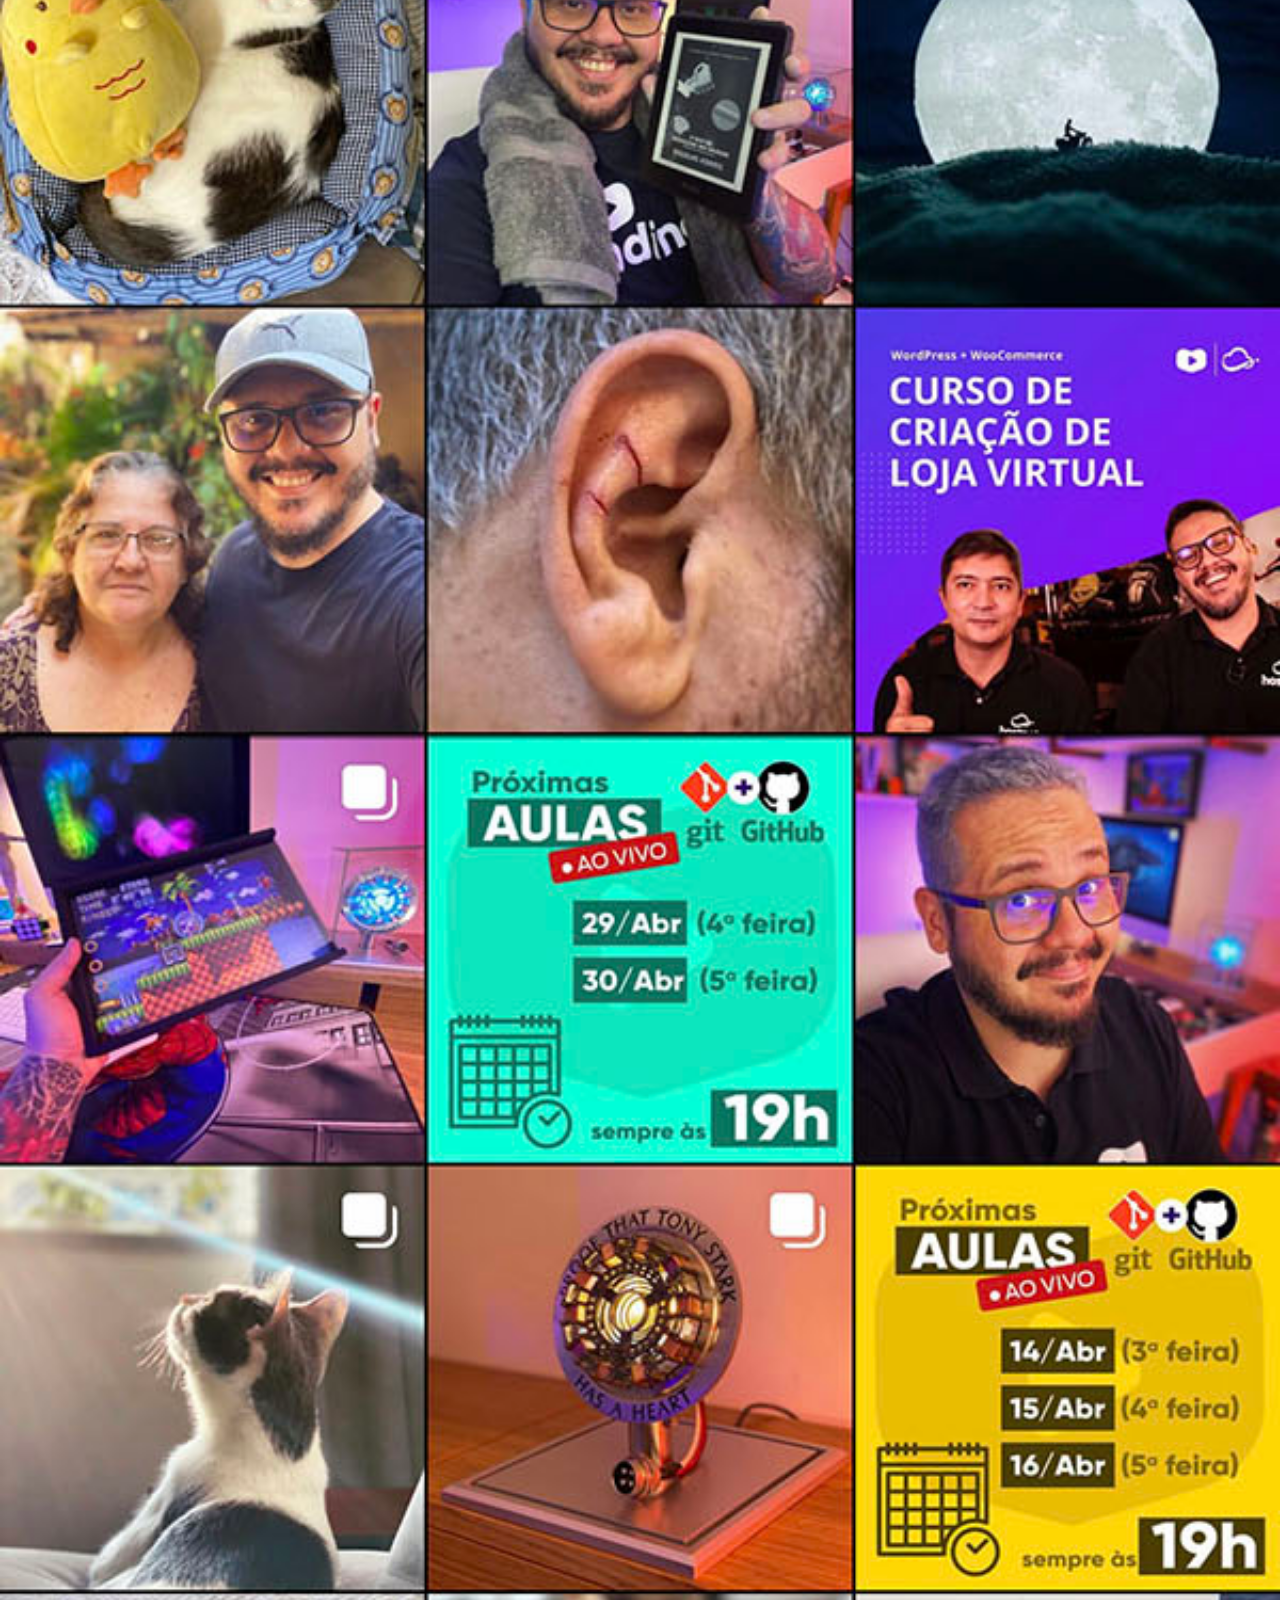
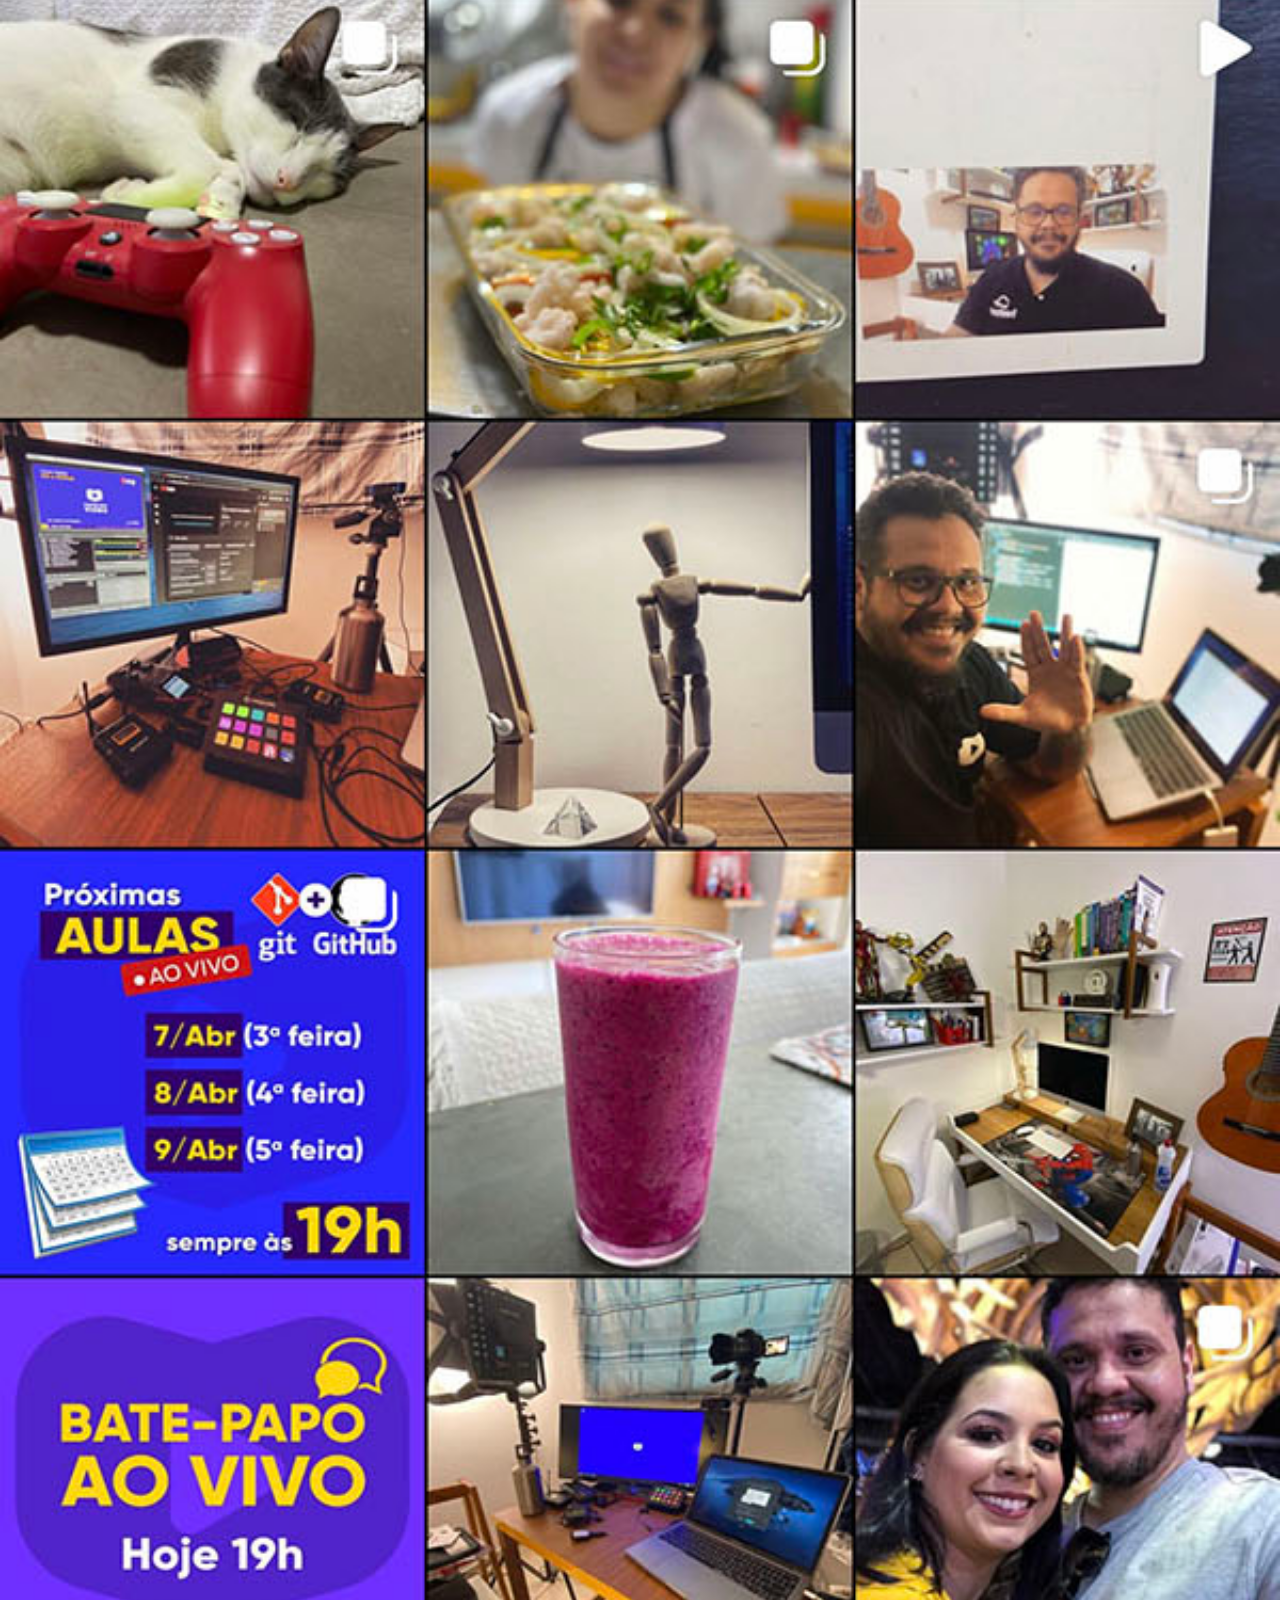
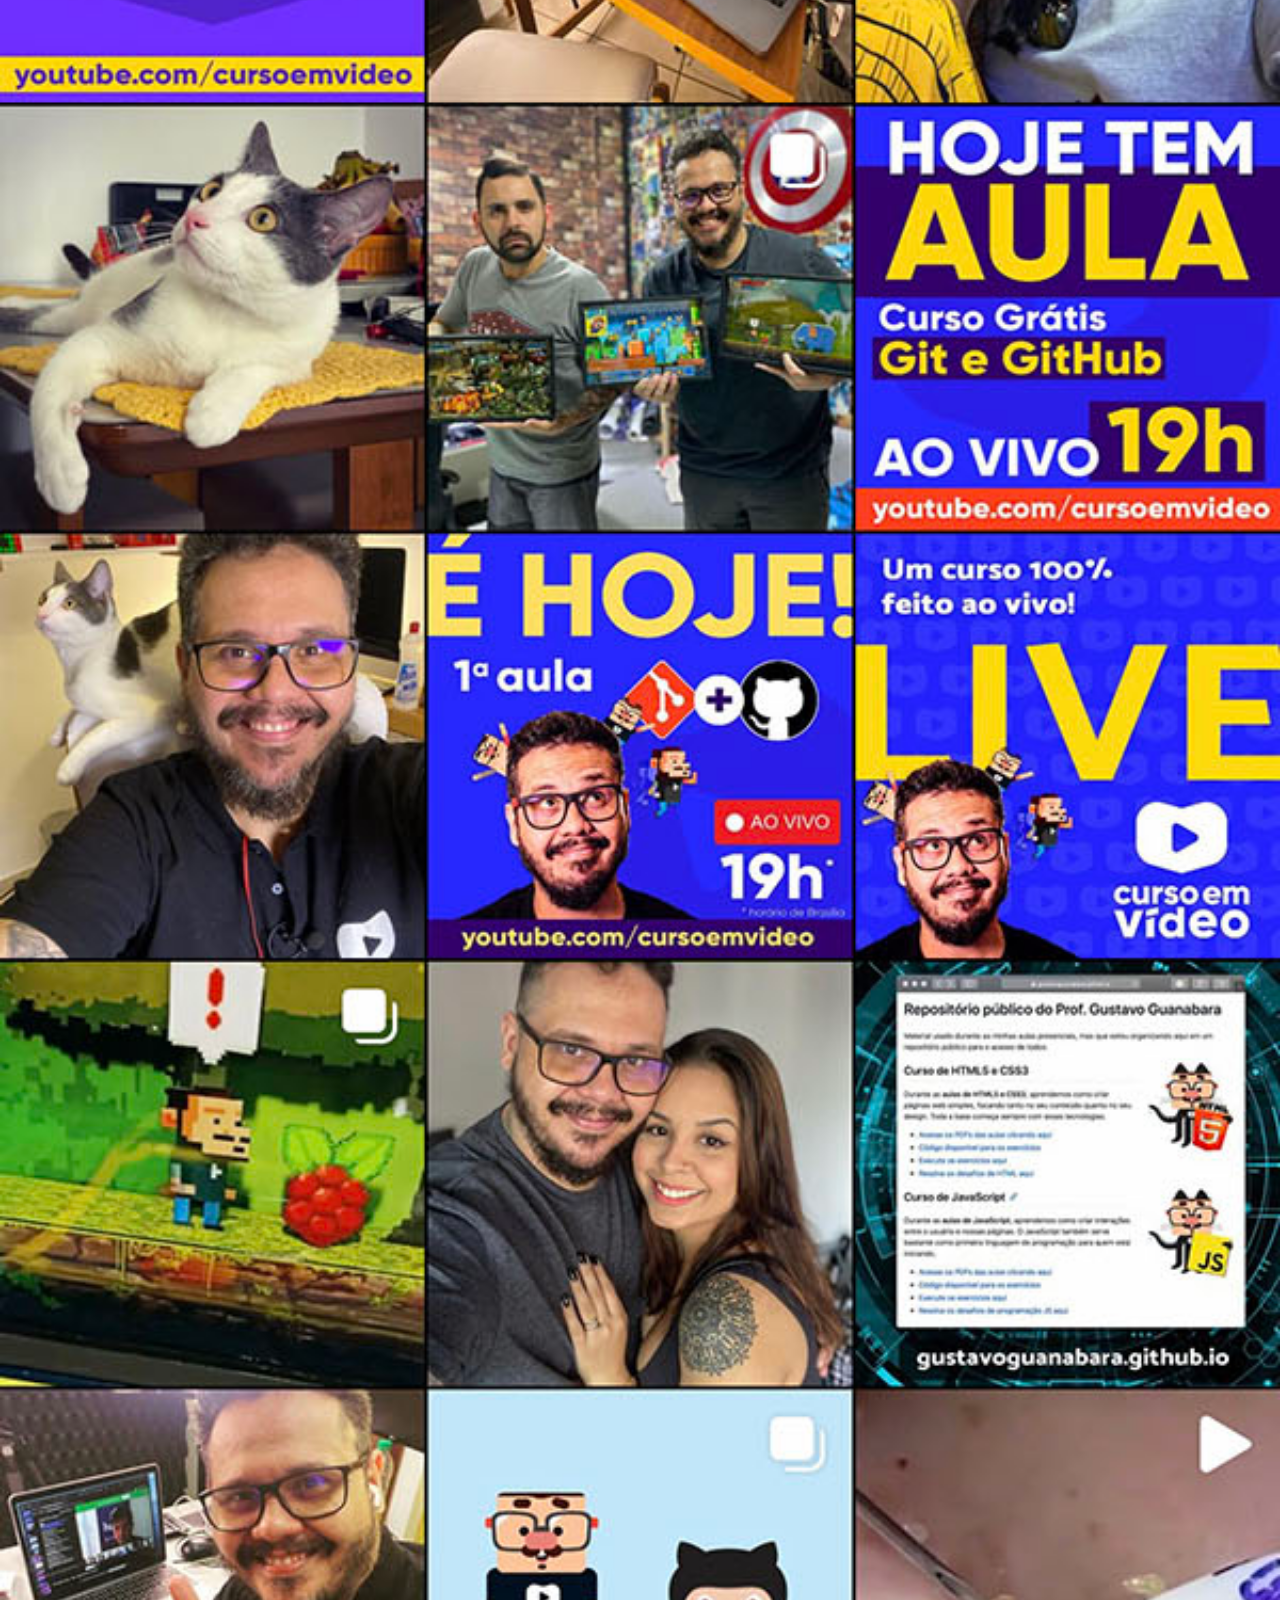
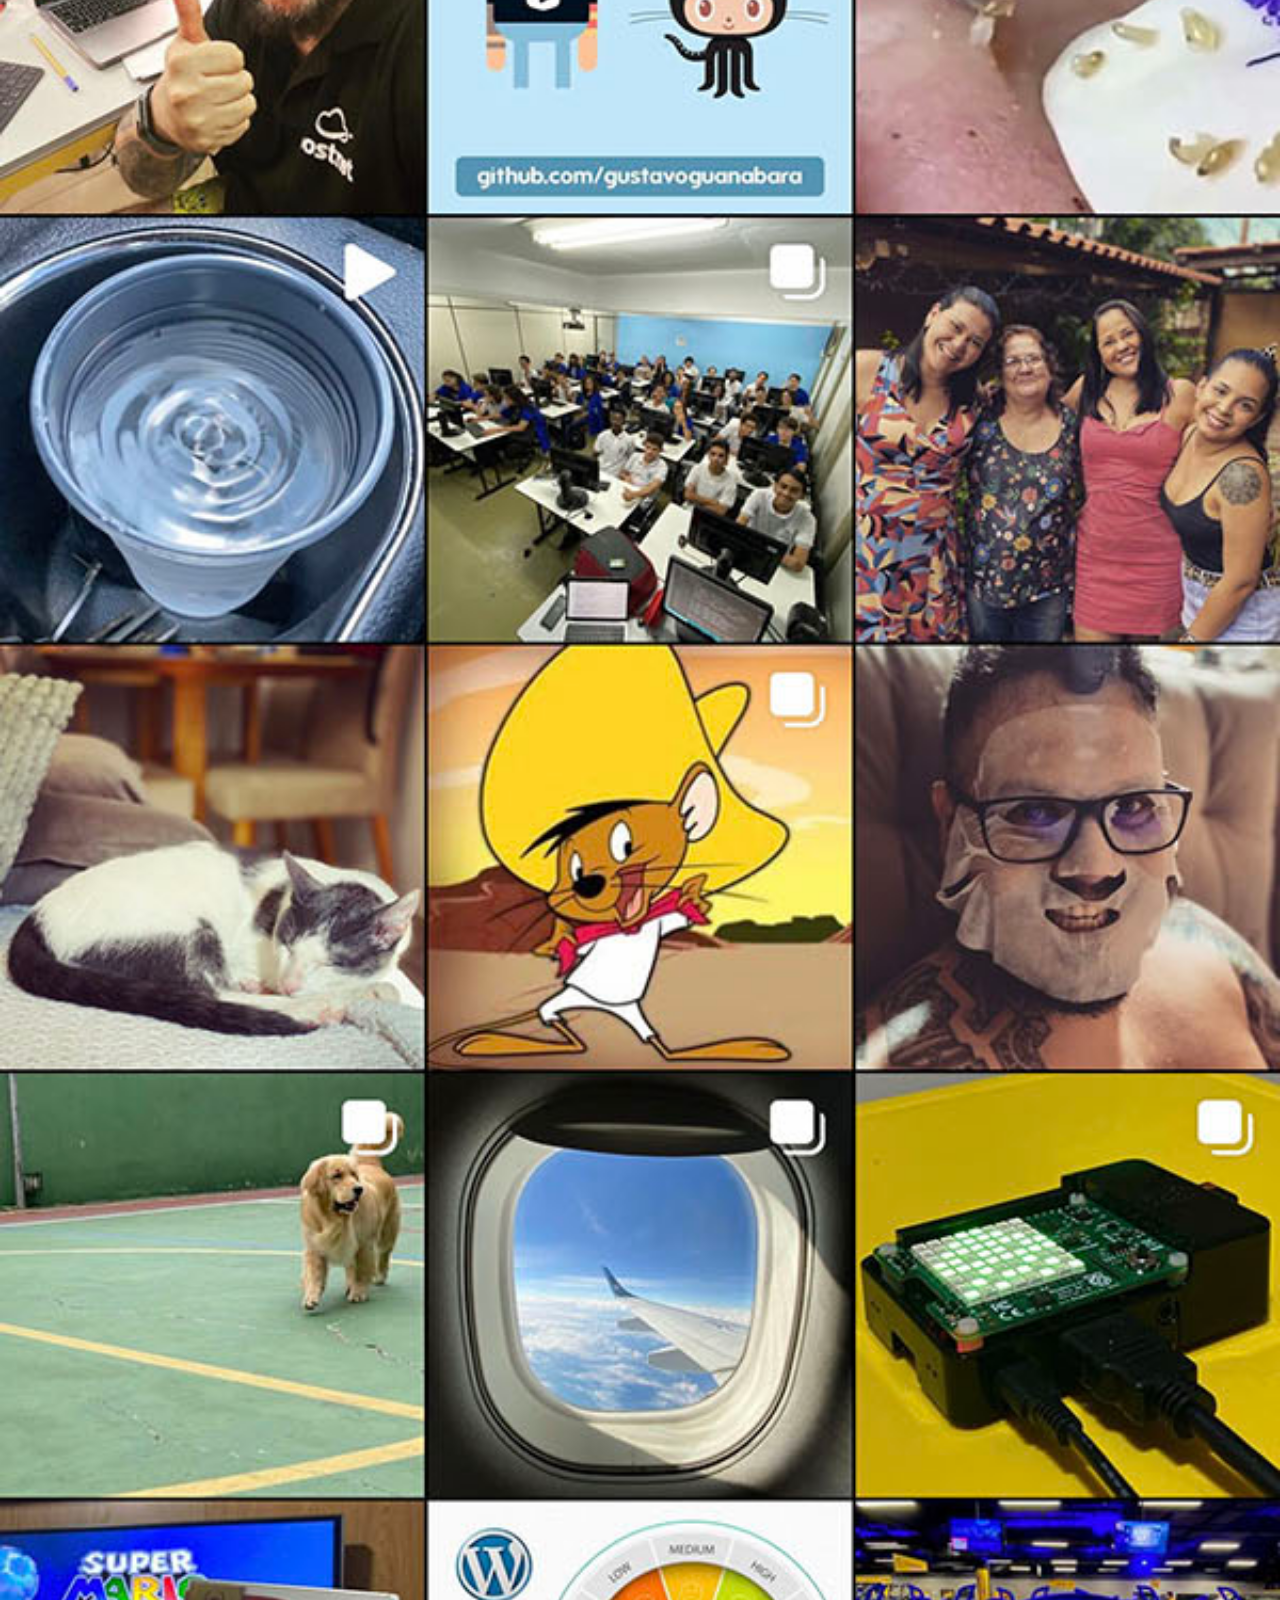
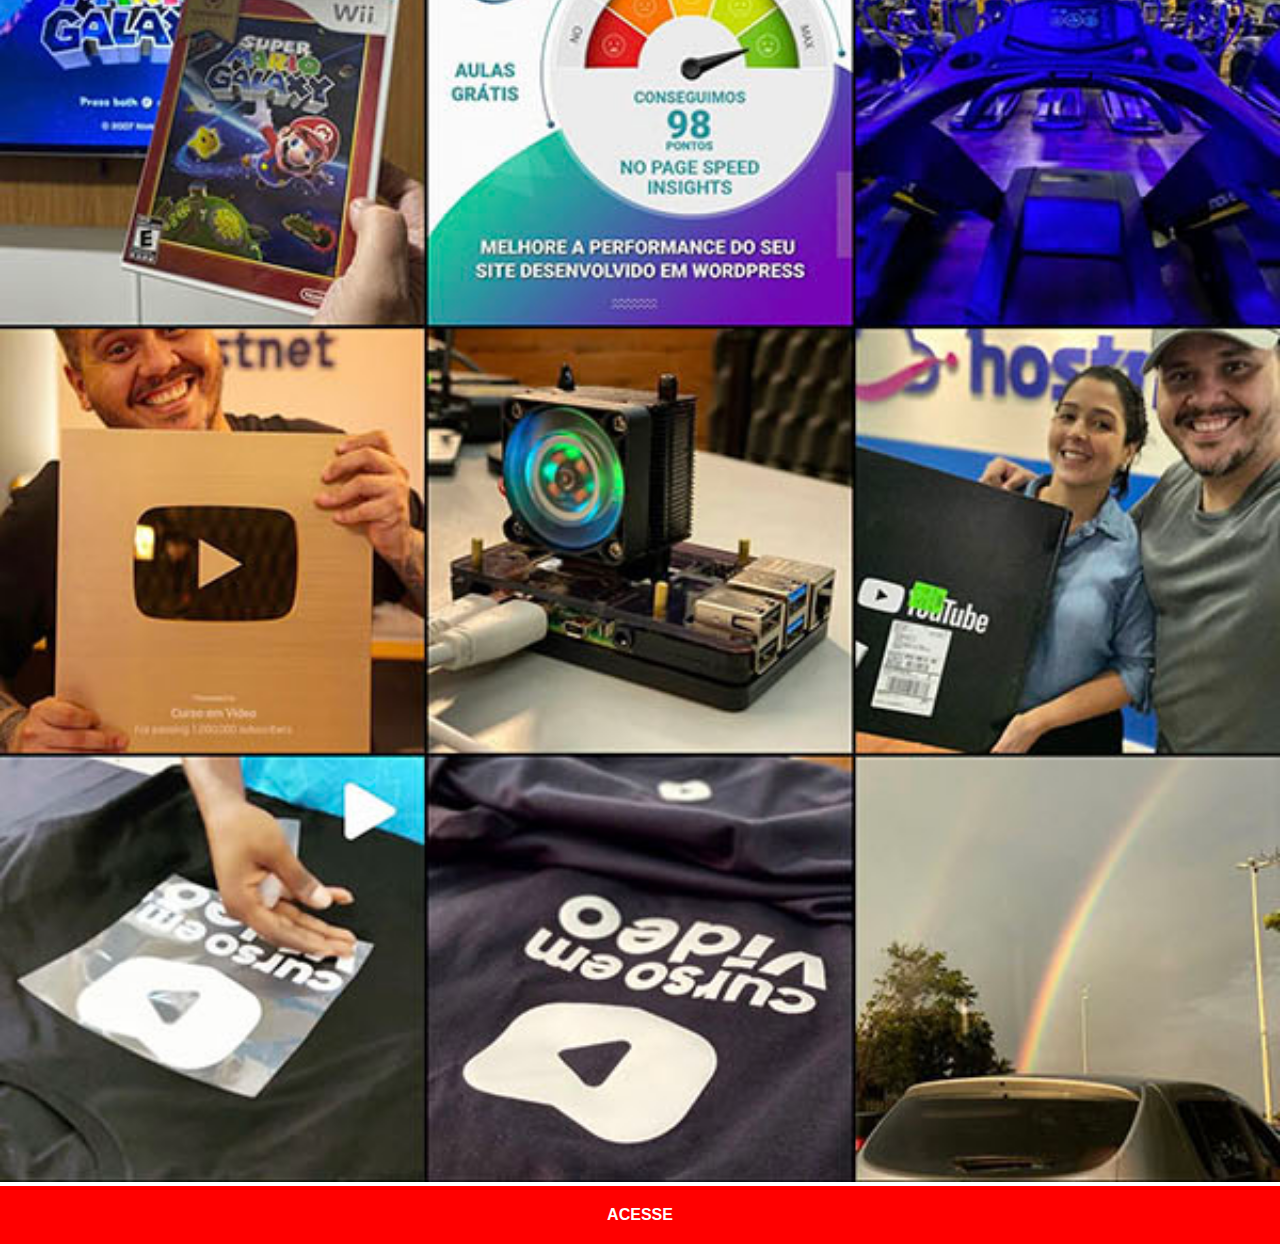
<file: instagram.html>
<!DOCTYPE html>
<html lang="en">
<head>
    <meta charset="UTF-8">
    <meta http-equiv="X-UA-Compatible" content="IE=edge">
    <meta name="viewport" content="width=device-width, initial-scale=1.0">
    <title>Instagram</title>
    <link rel="stylesheet" href="estilos/social.css">
</head>
<body>
    <img src="imagens/tela-instagram.jpg" alt="">
    <a href="https://www.instagram.com/gustavoguanabara/" target="_blank">  ACESSE</a>
    
</body>
</html>
</file>
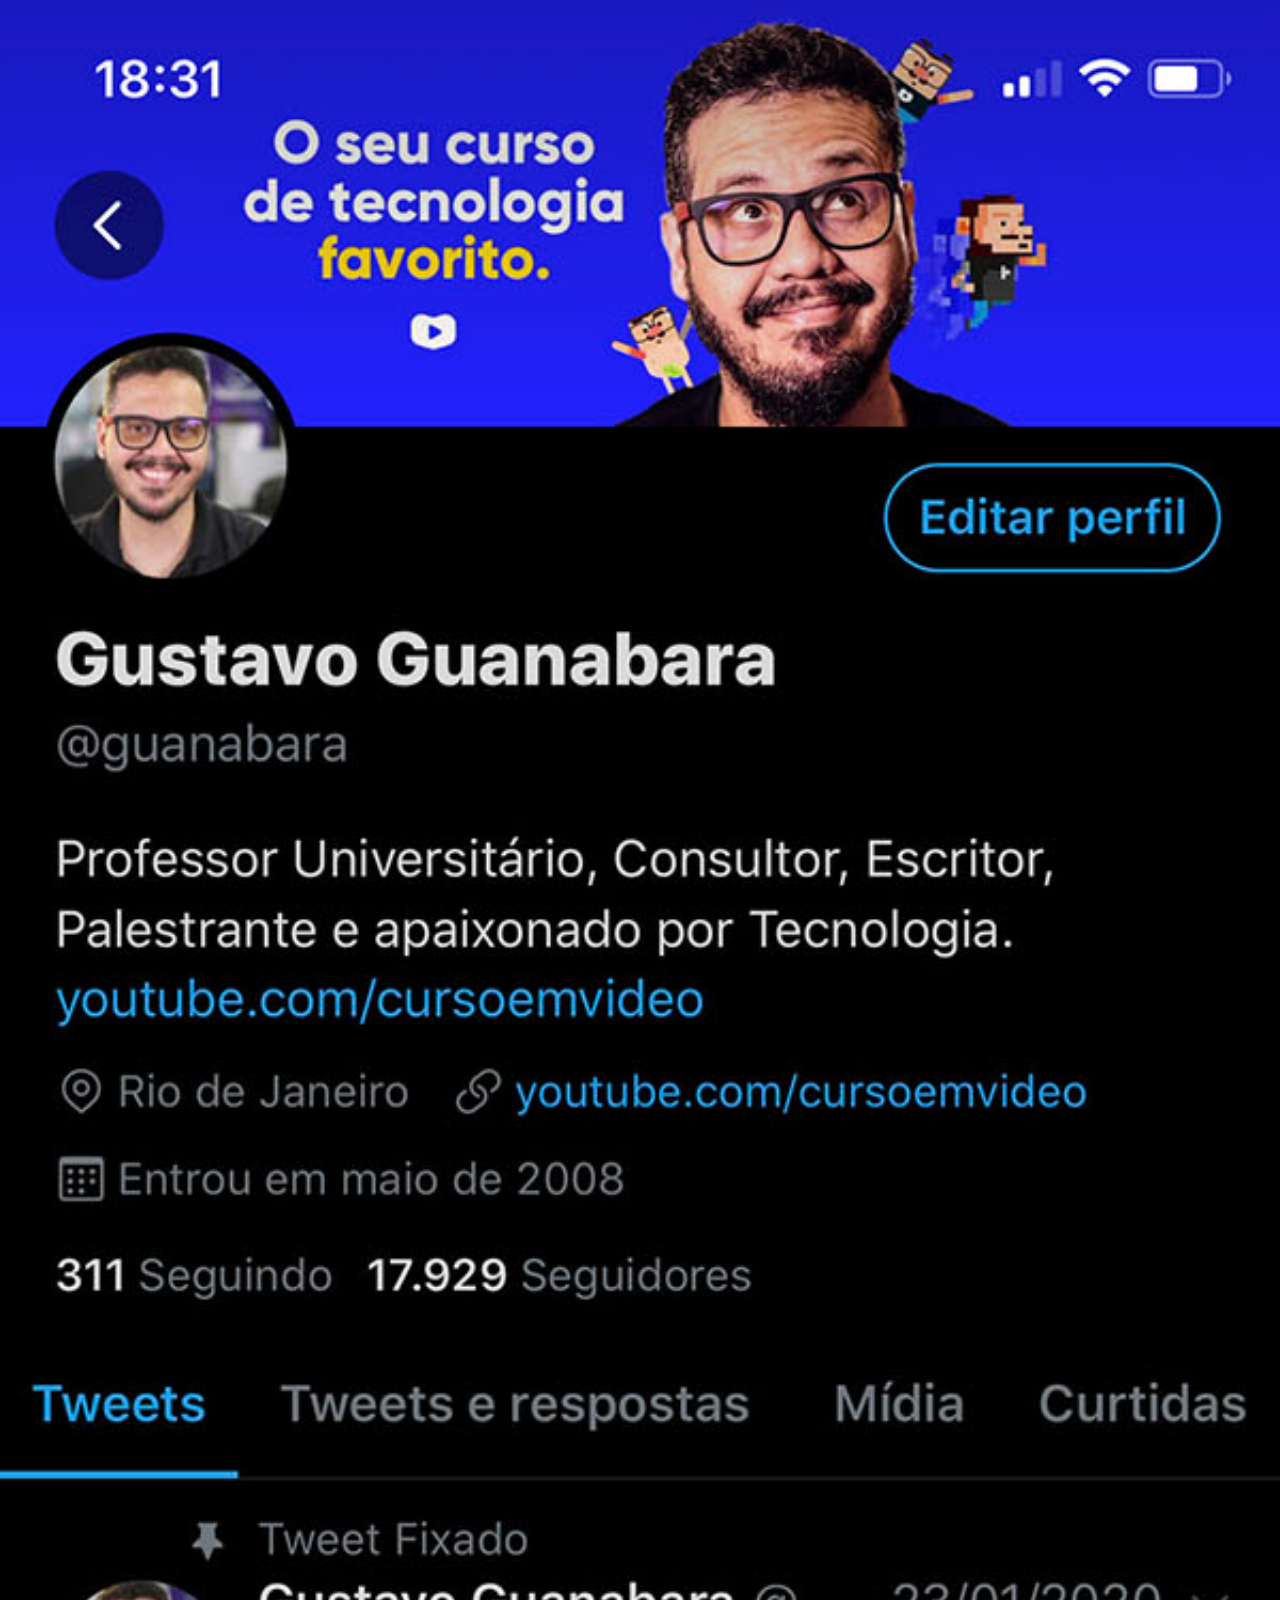
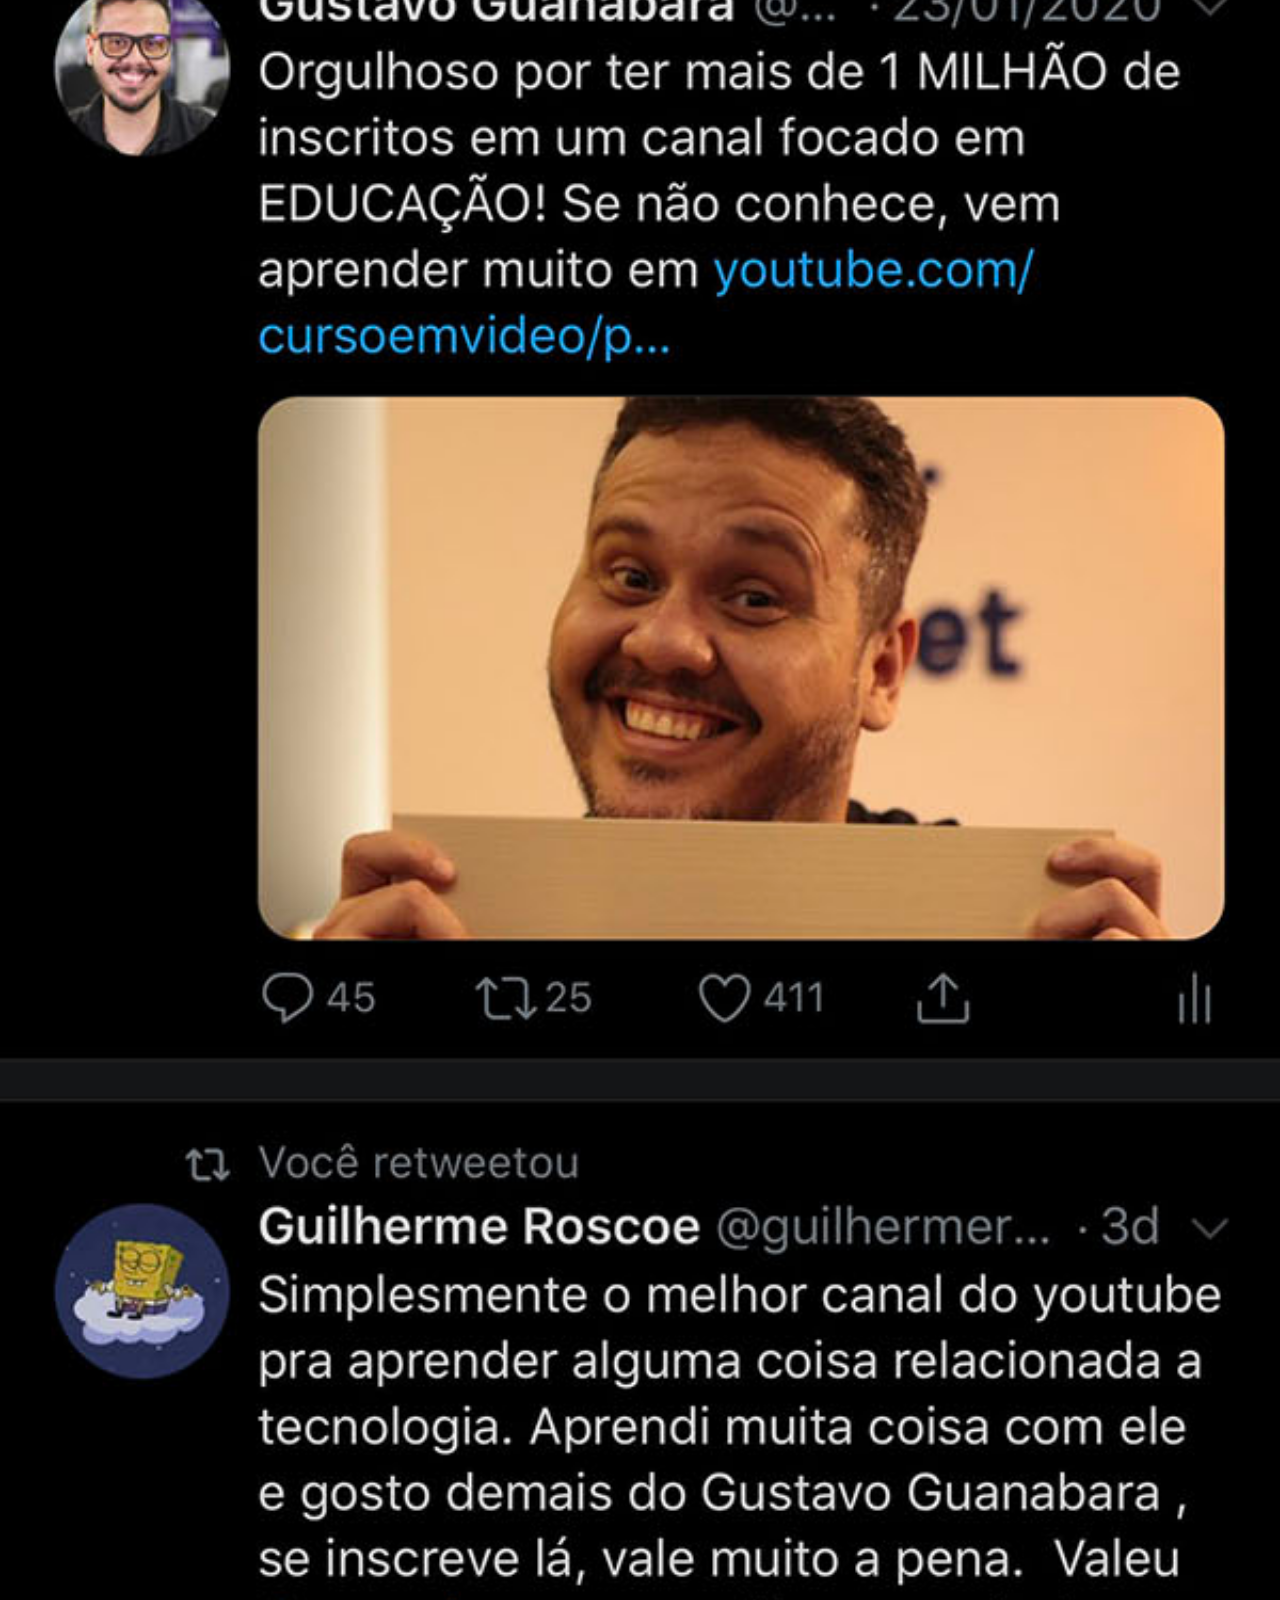
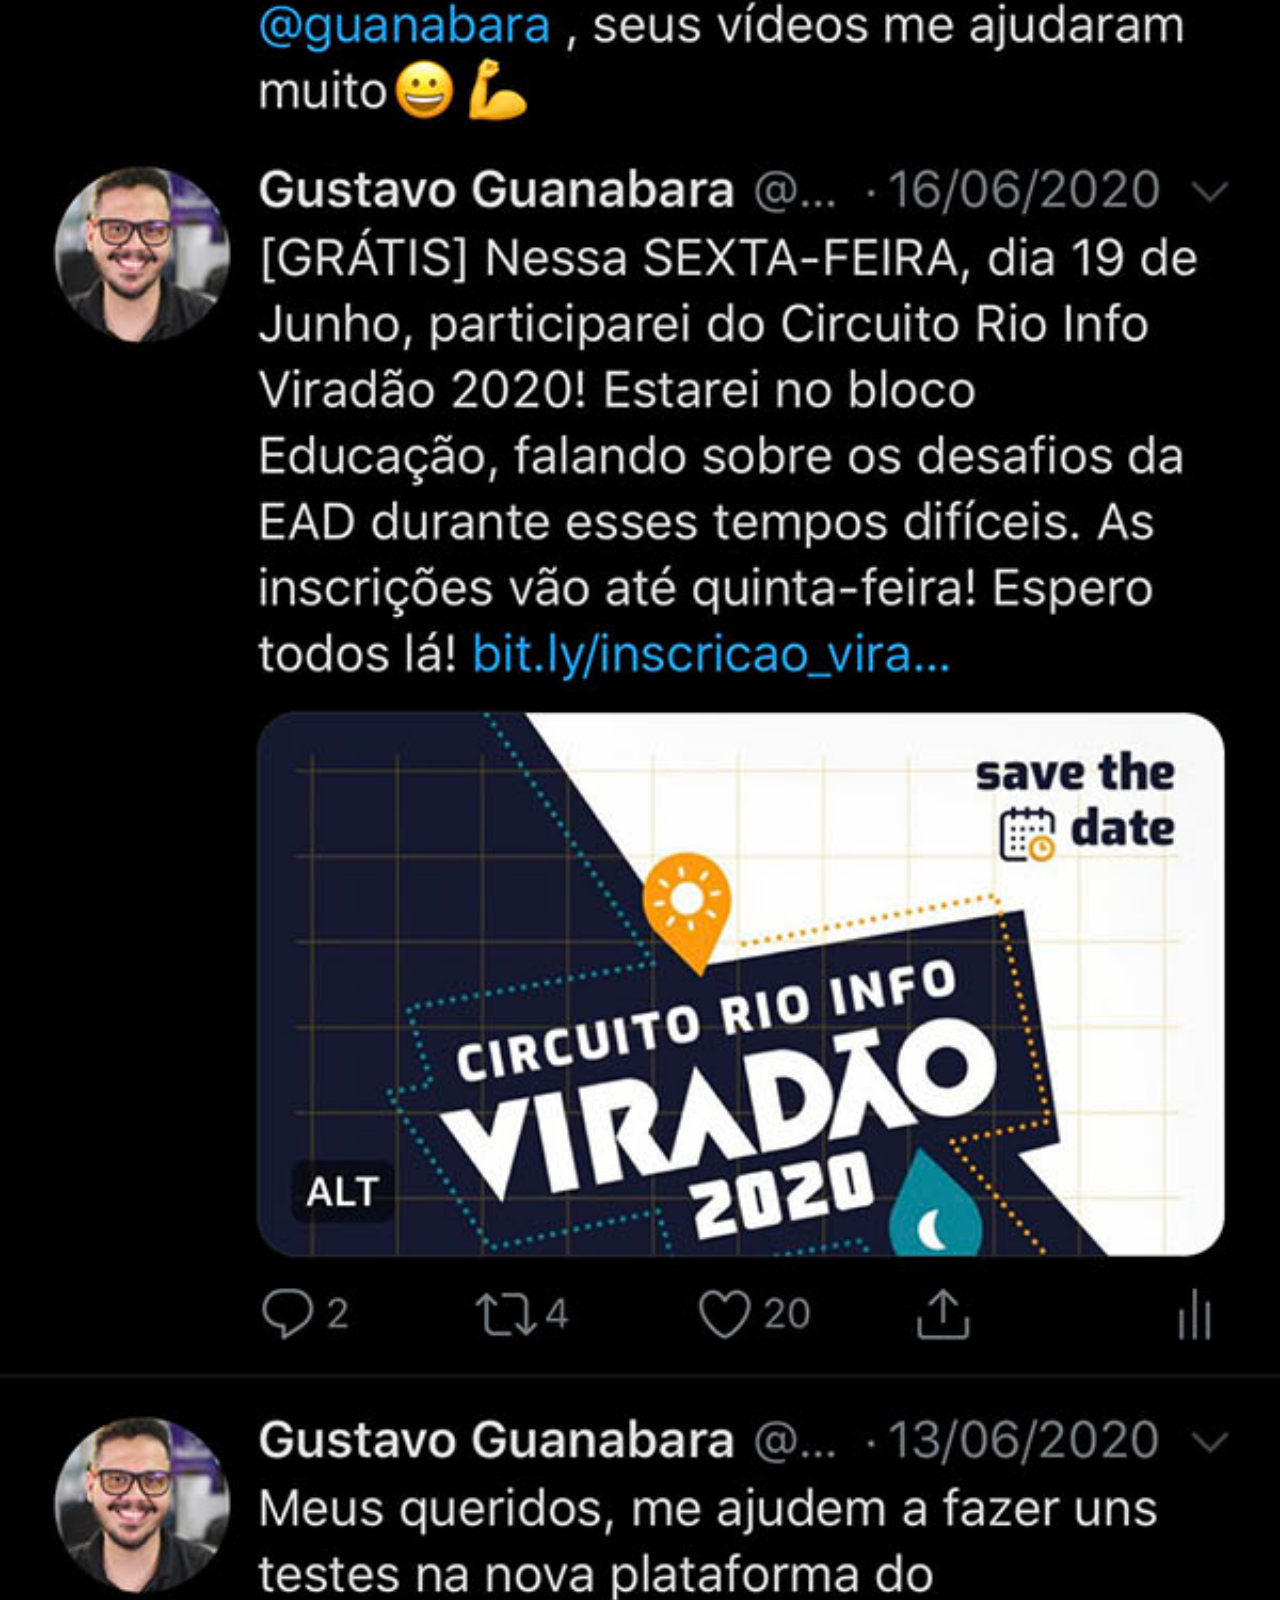
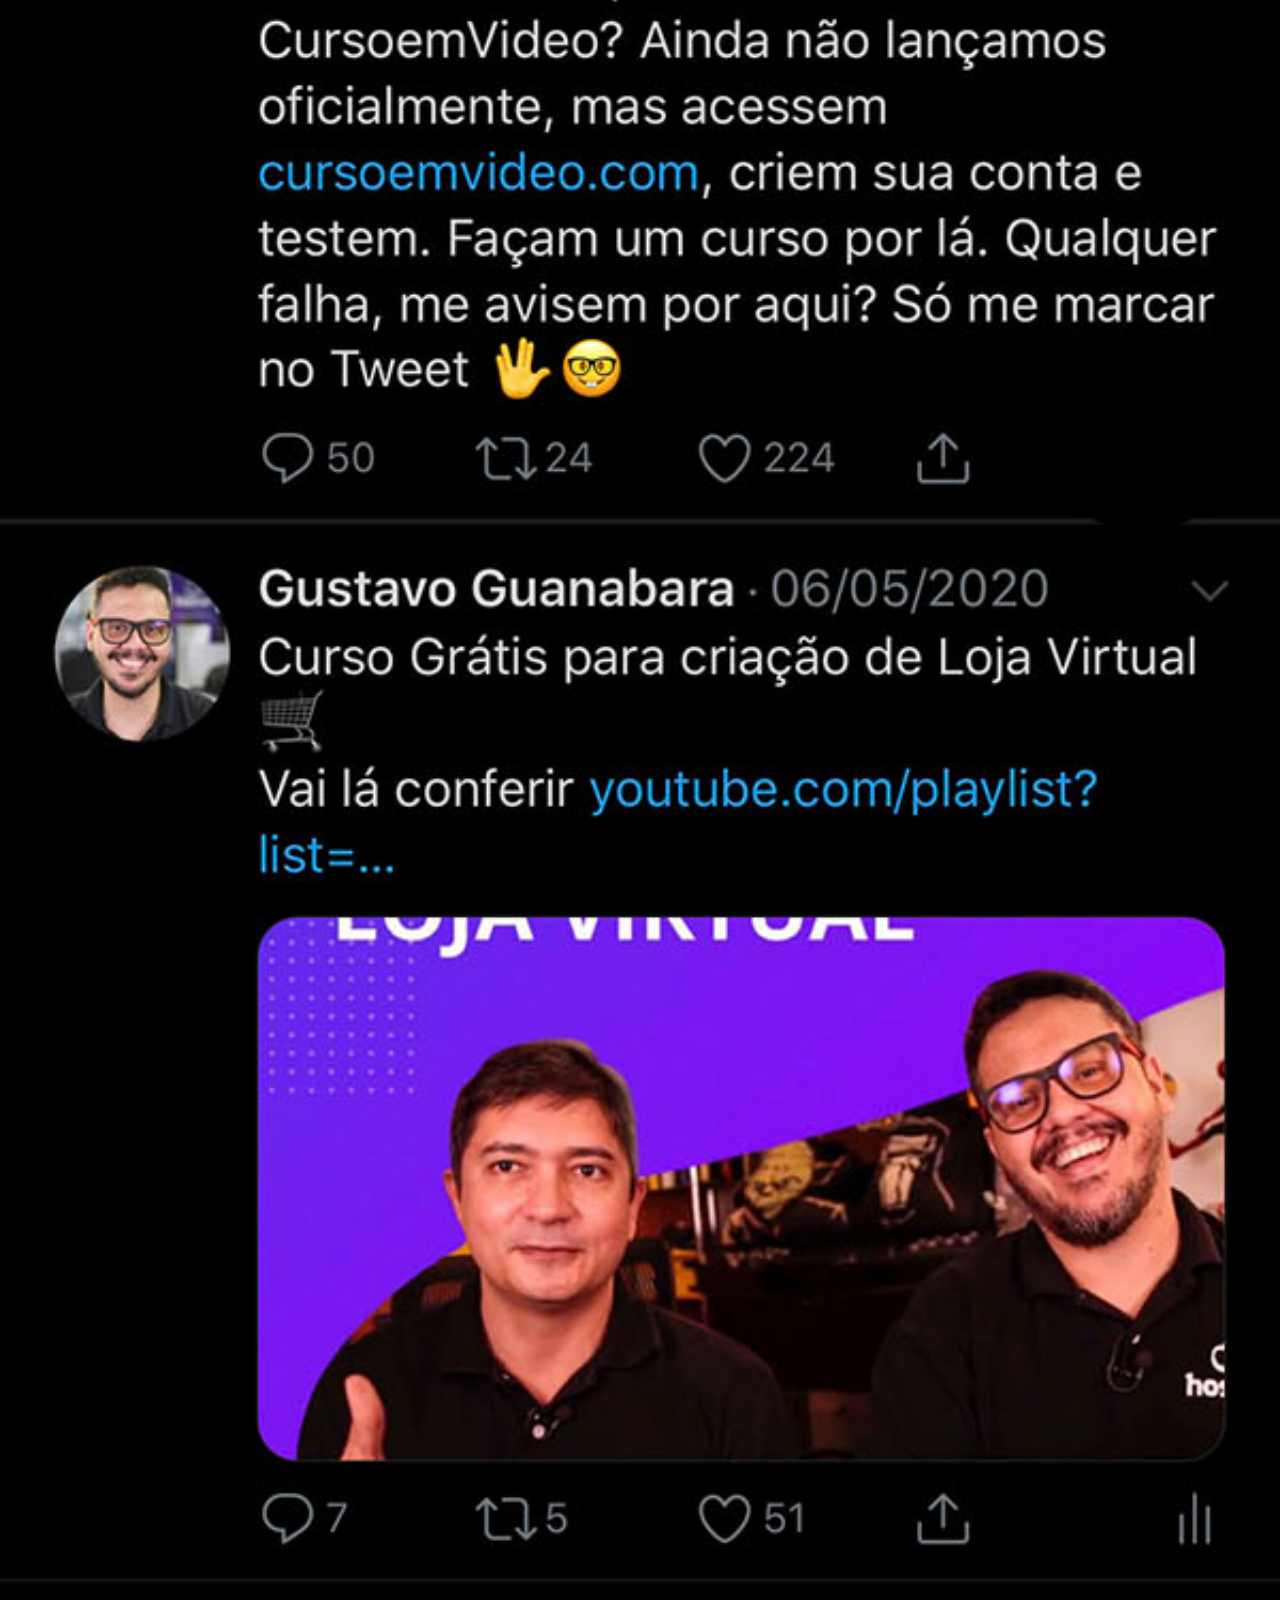
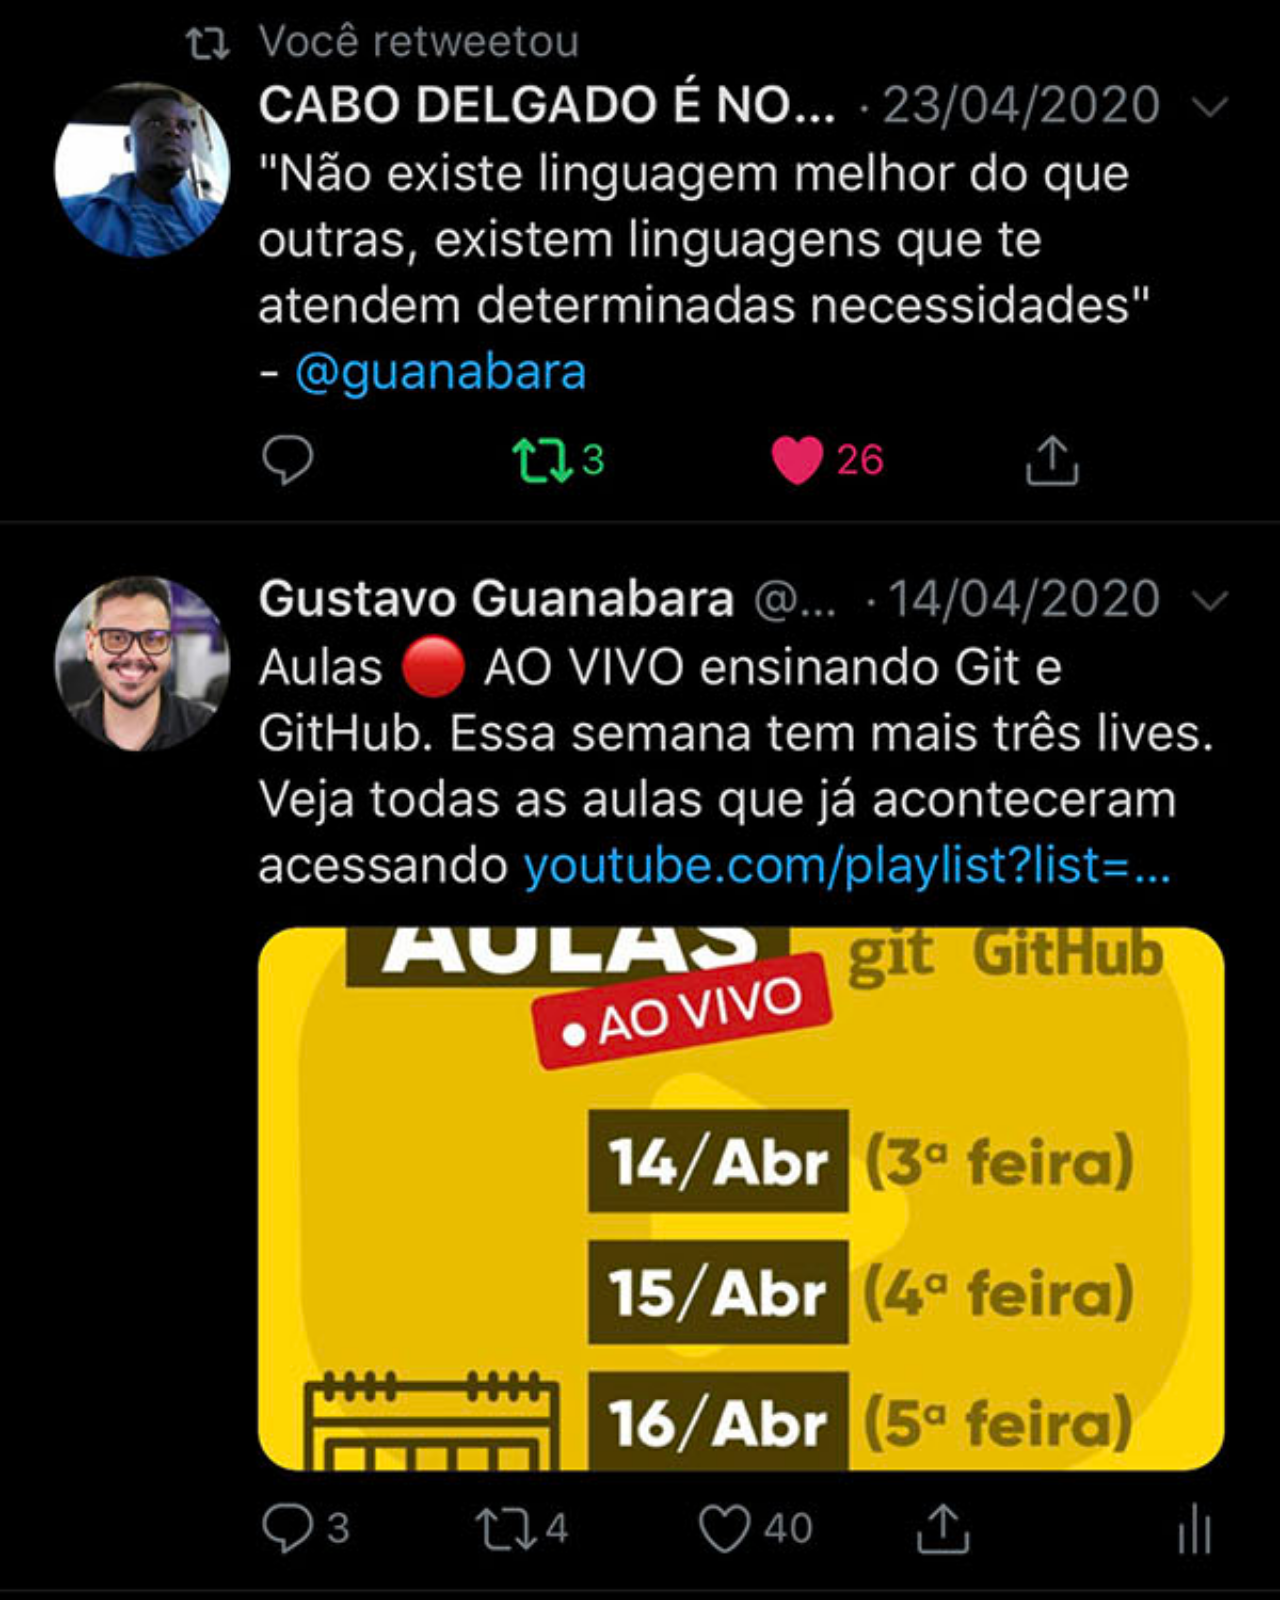
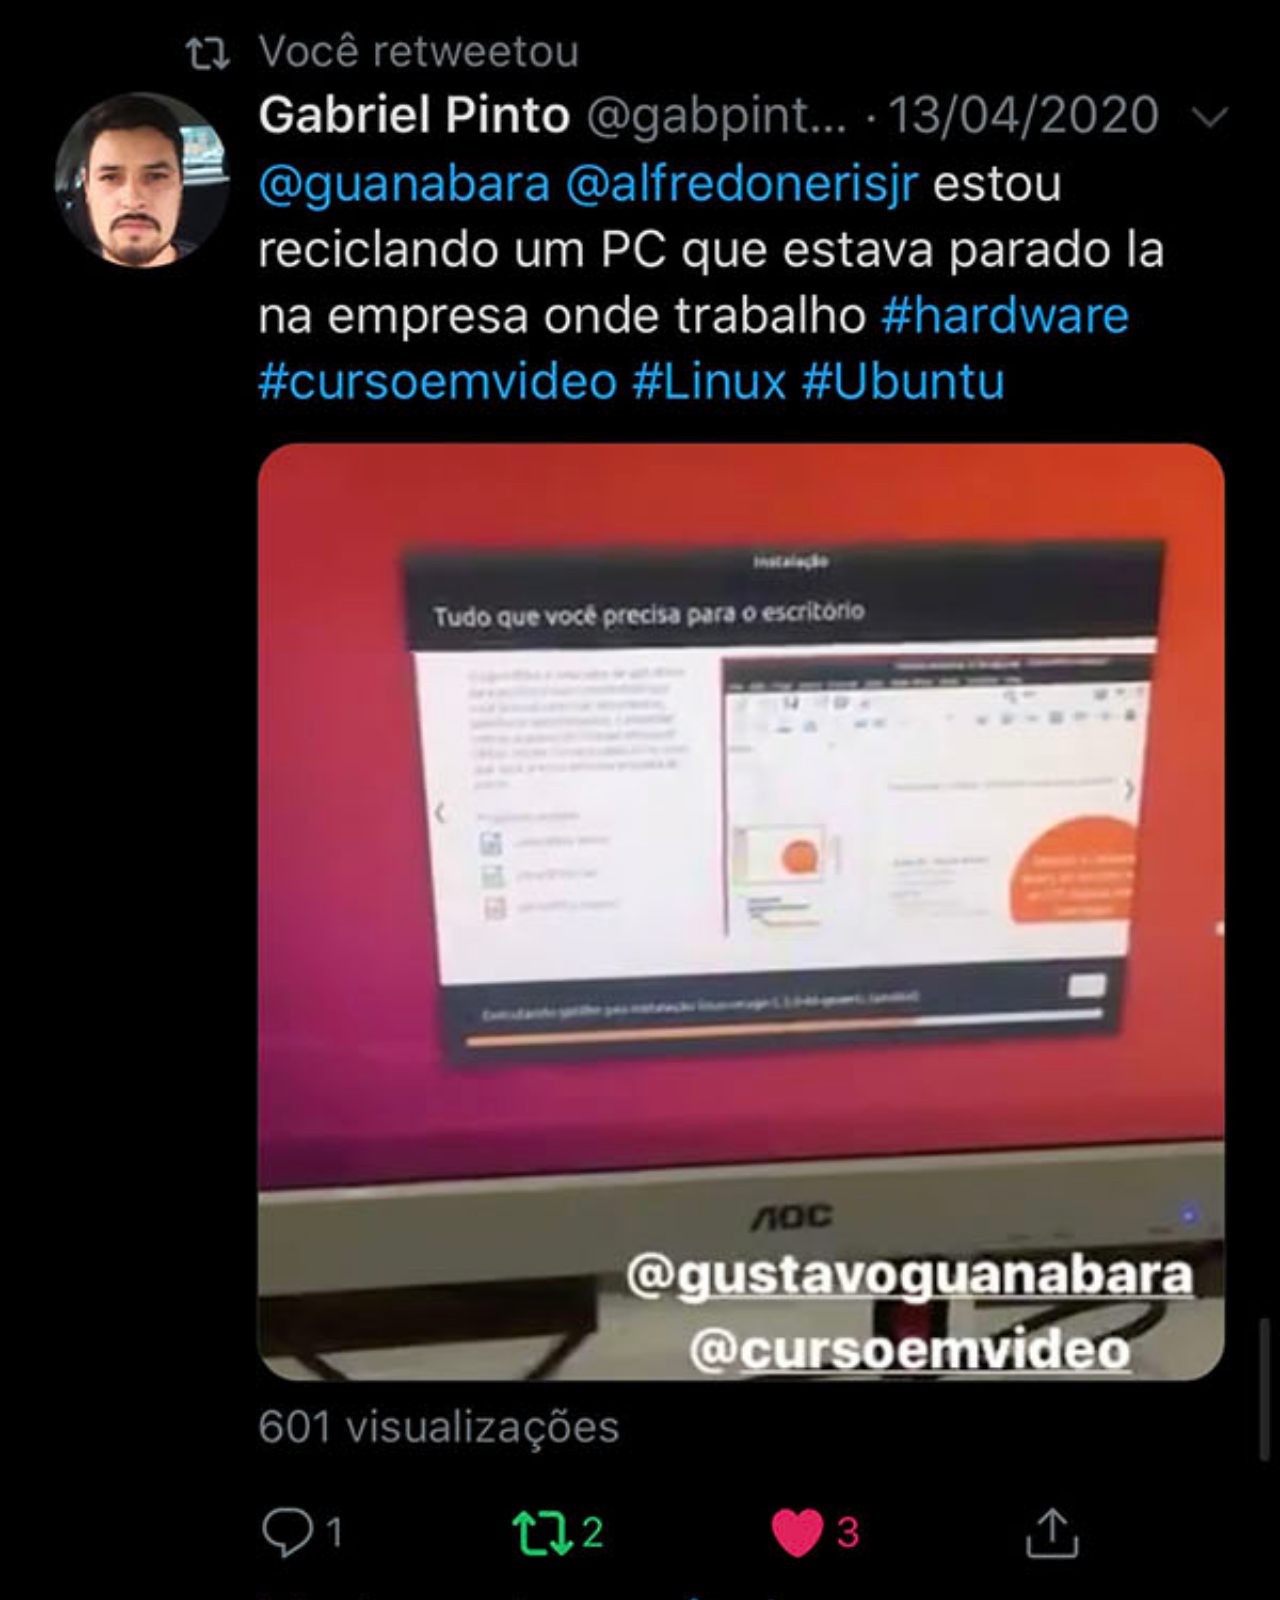
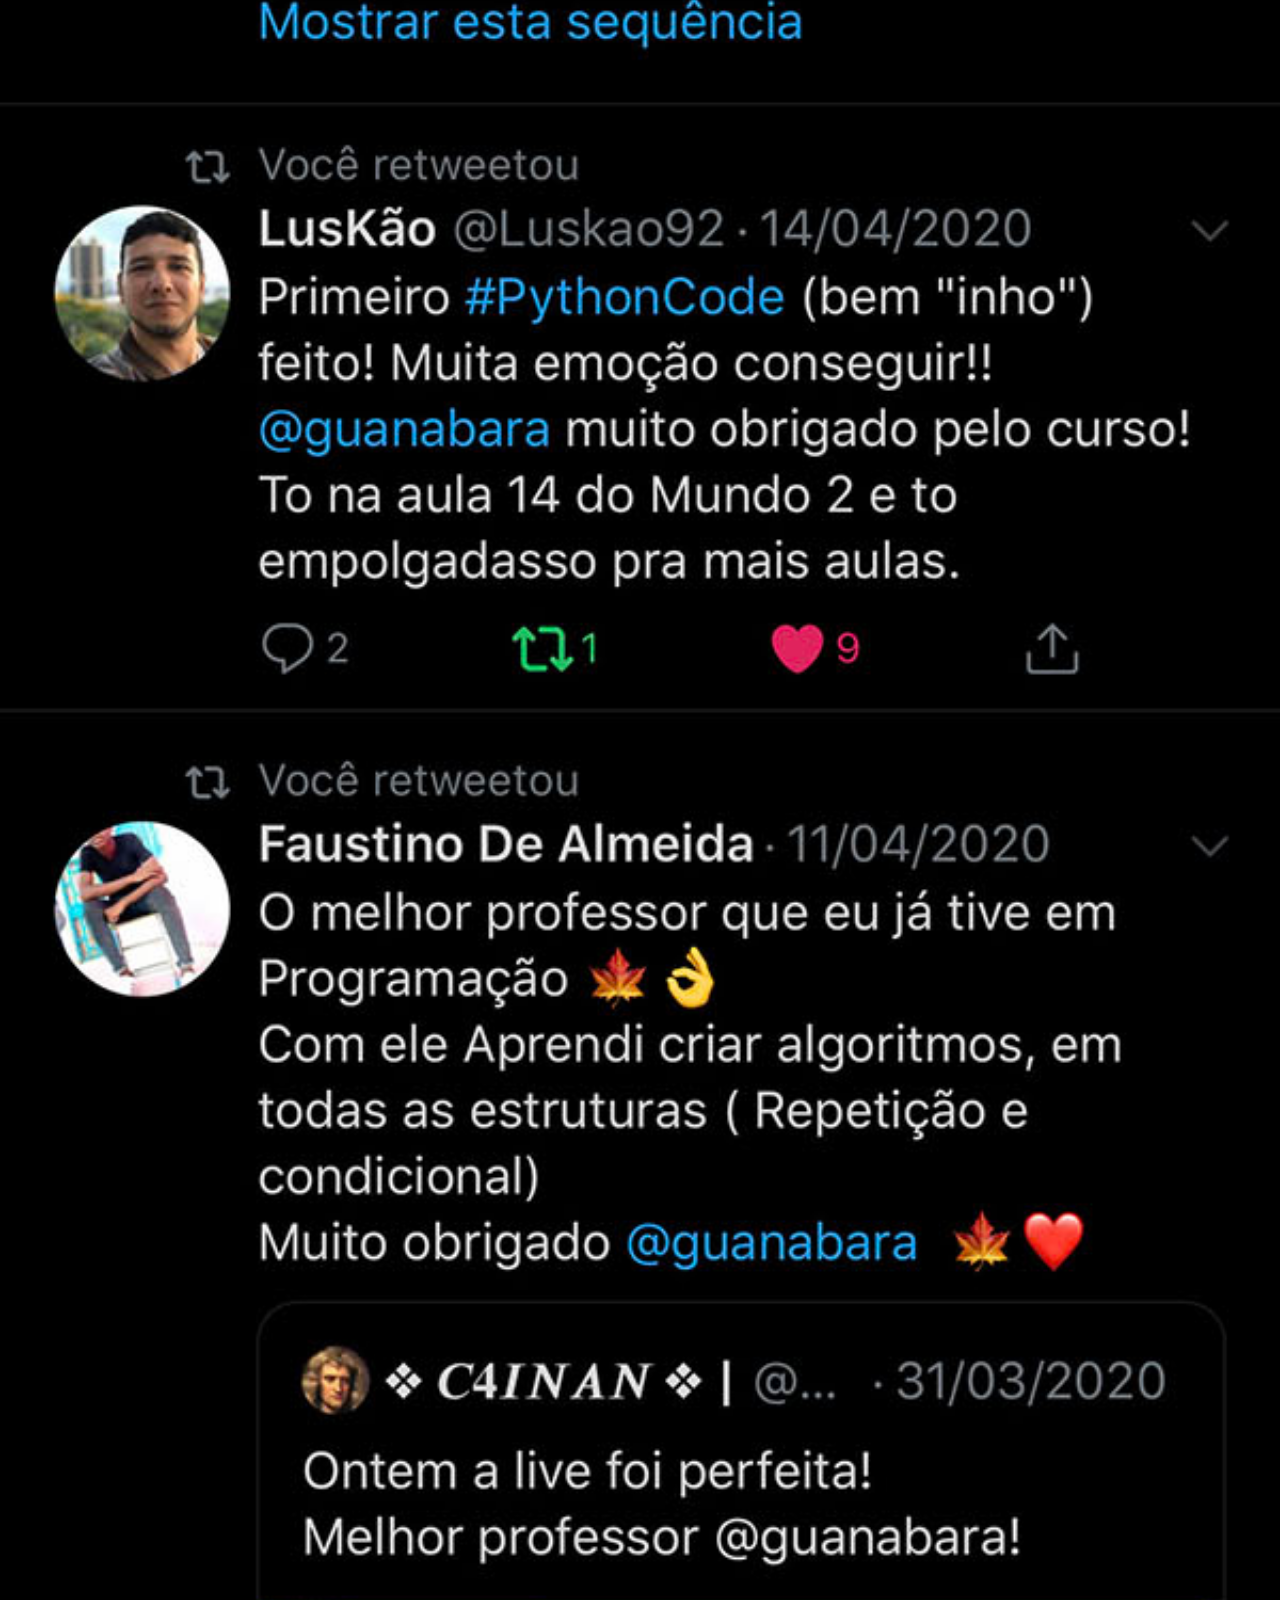
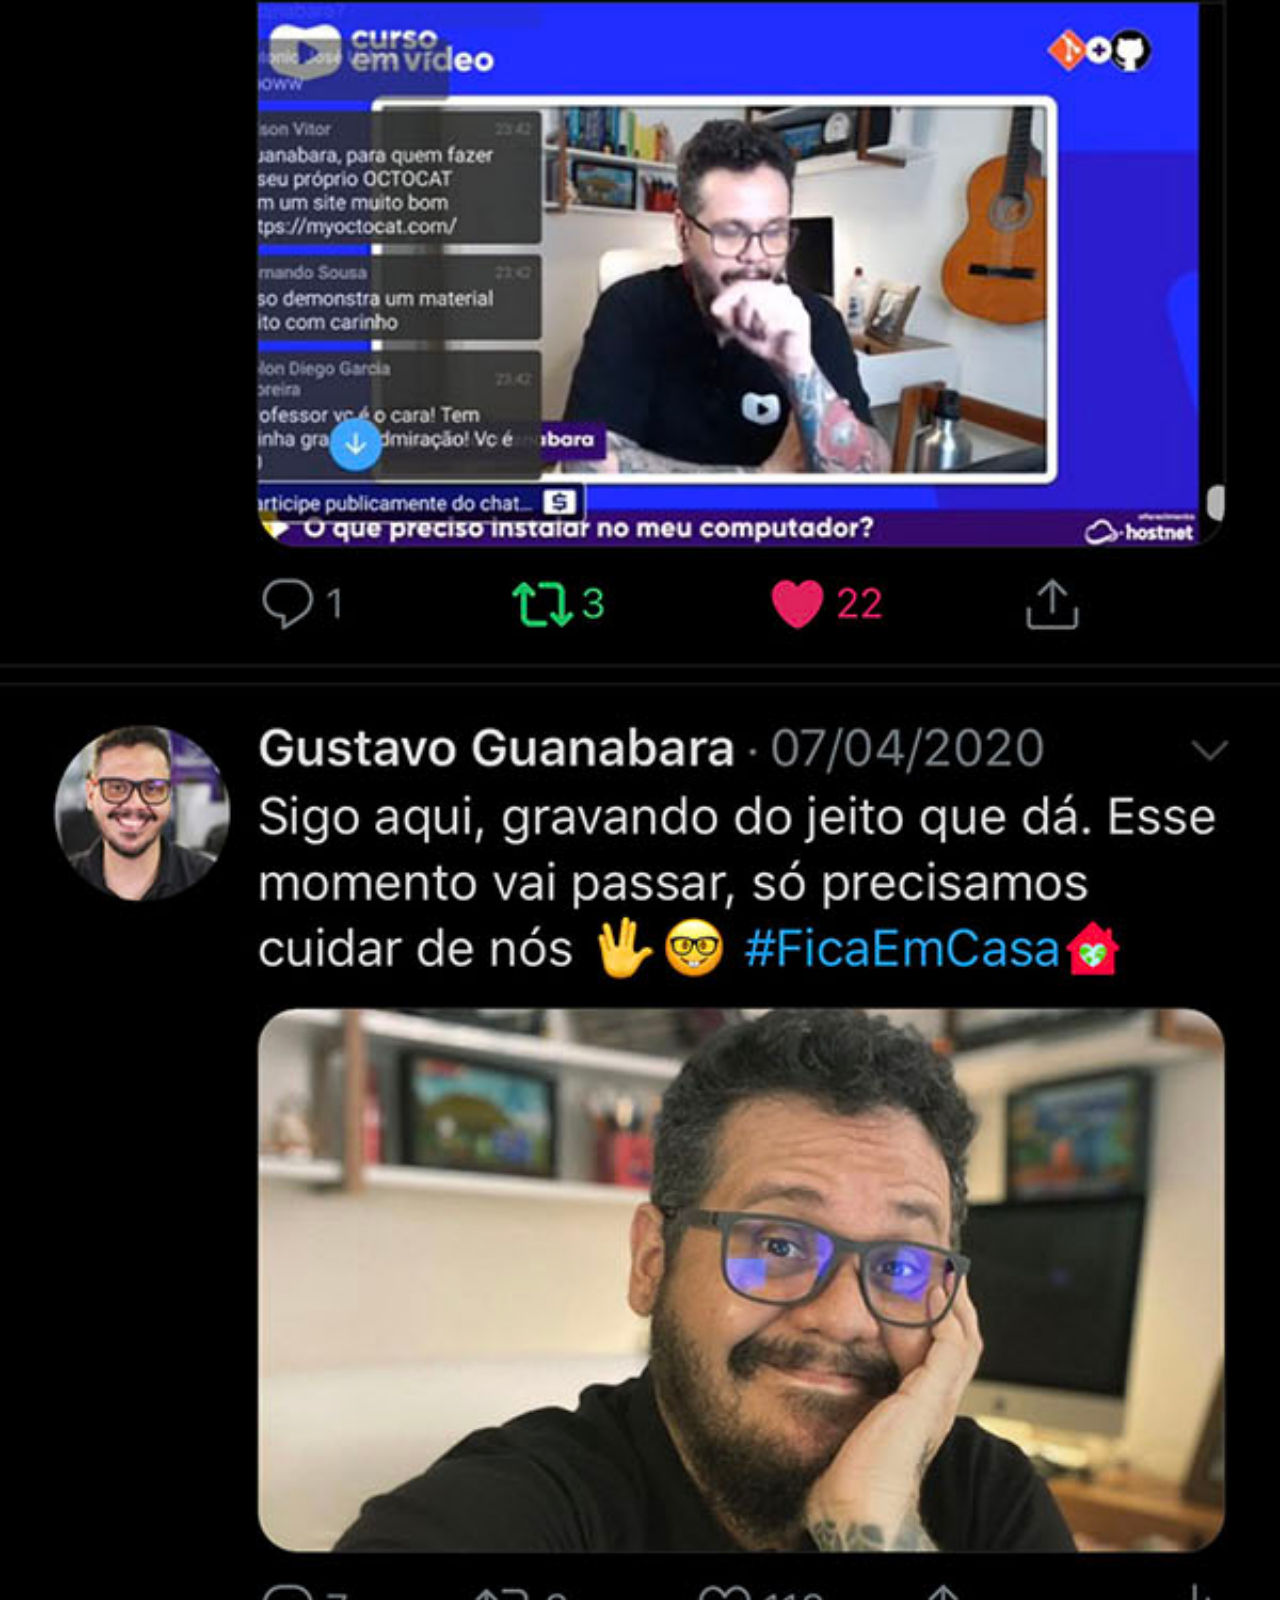
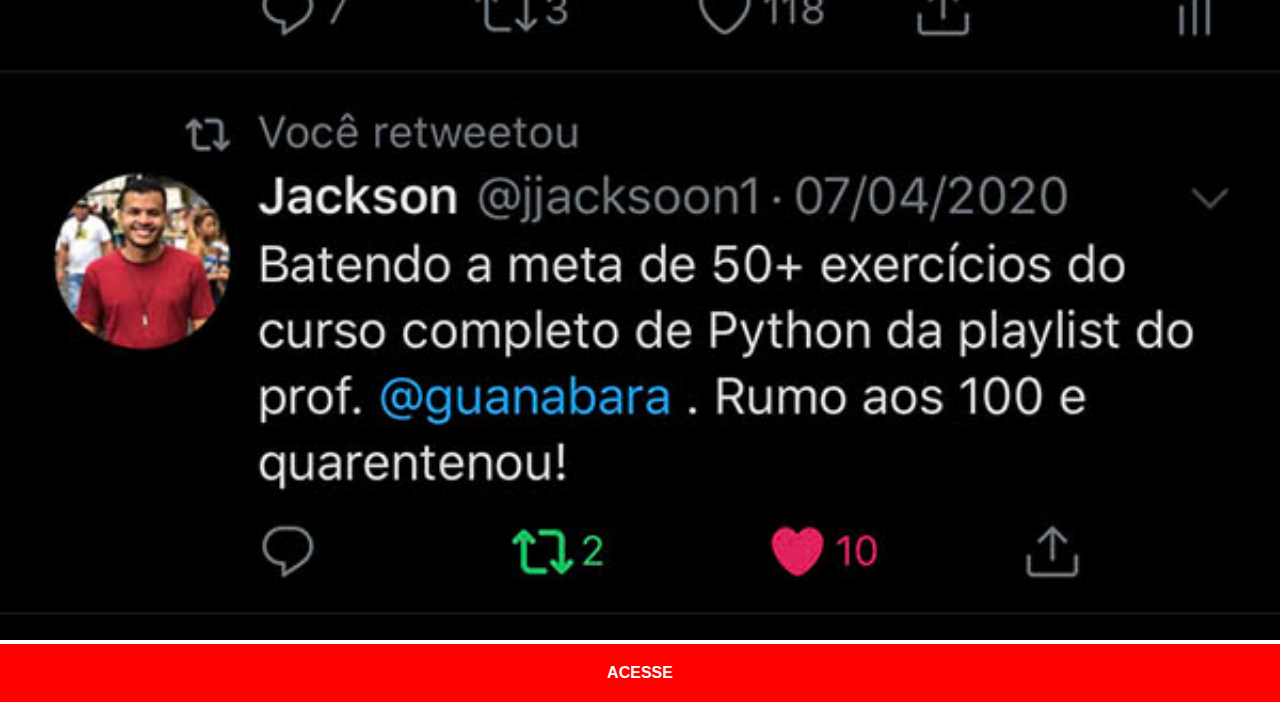
<file: twitter.html>
<!DOCTYPE html>
<html lang="en">
<head>
    <meta charset="UTF-8">
    <meta http-equiv="X-UA-Compatible" content="IE=edge">
    <meta name="viewport" content="width=device-width, initial-scale=1.0">
    <title>Twitter</title>
    <link rel="stylesheet" href="estilos/social.css">
</head>
<body>
    <img src="imagens/tela-twitter.jpg" alt="">
    <a href="https://twitter.com/guanabara">ACESSE</a>
    
</body>
</html>
</file>
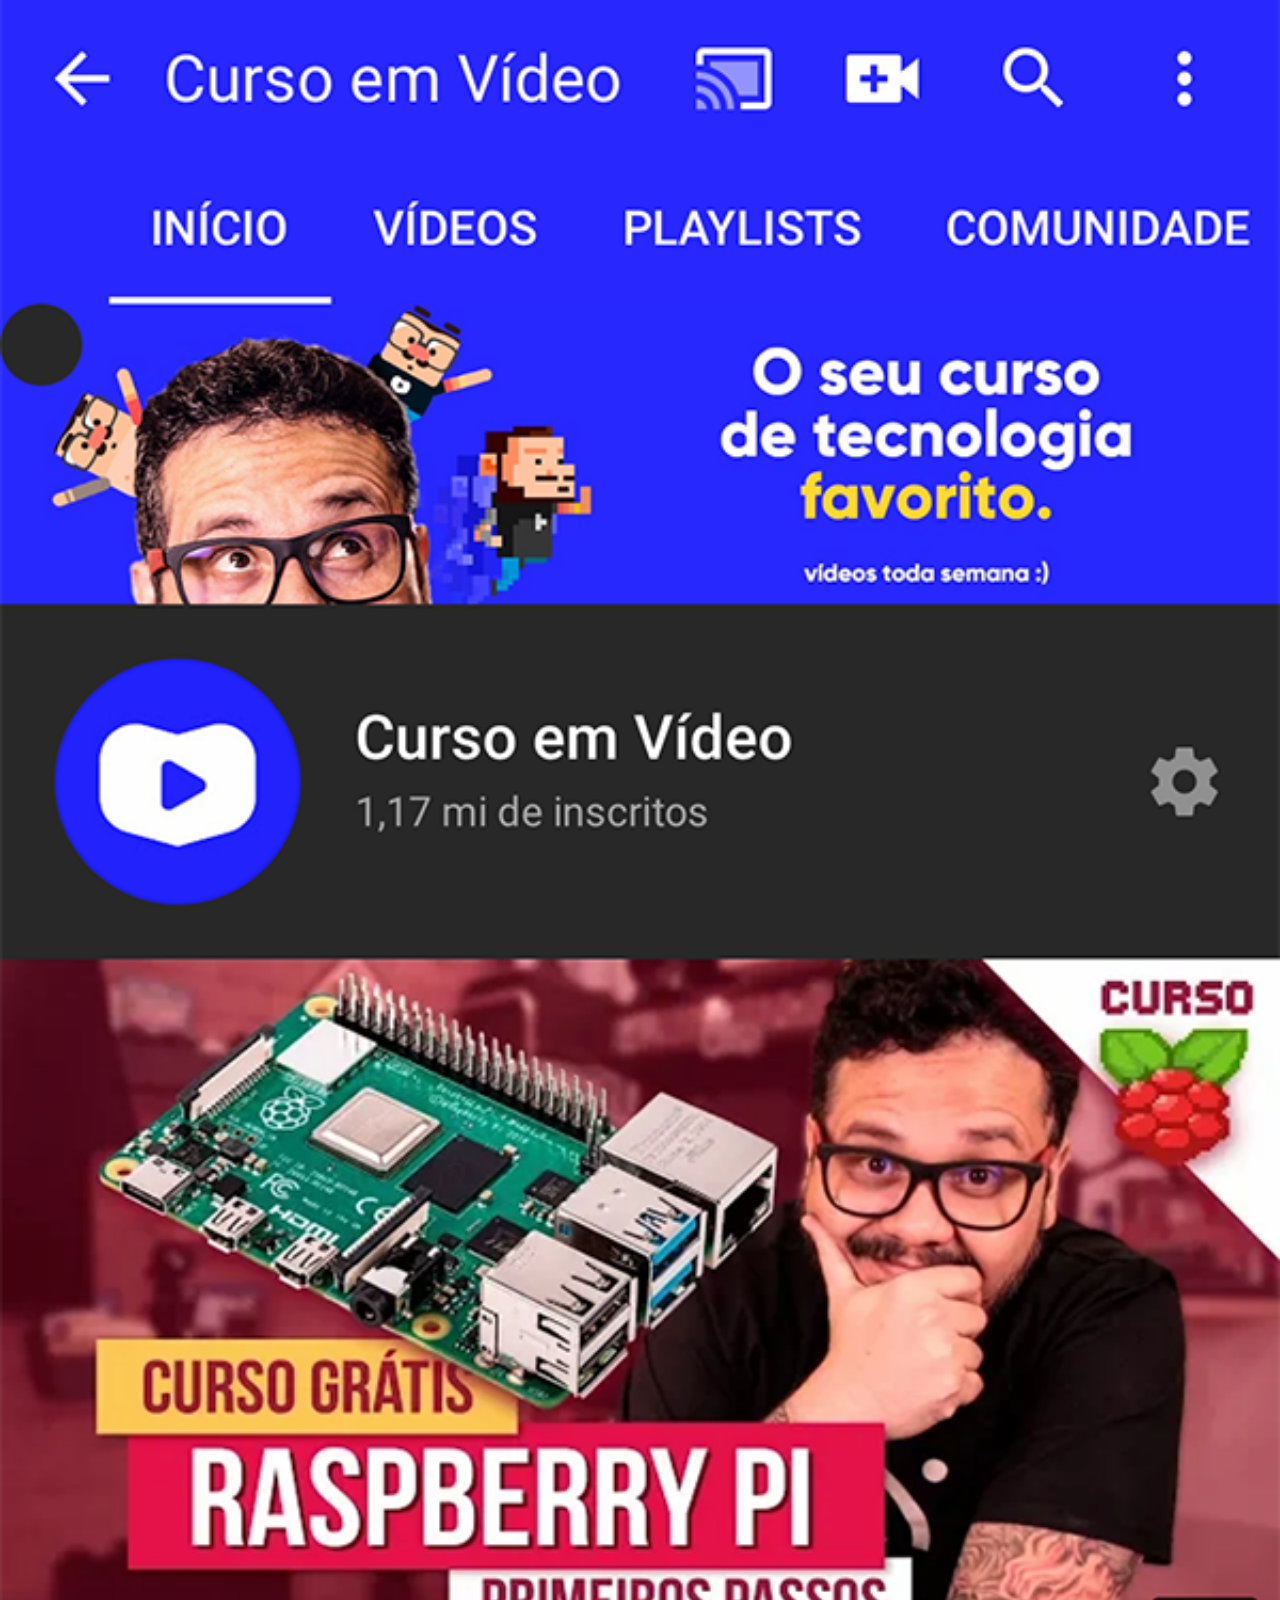
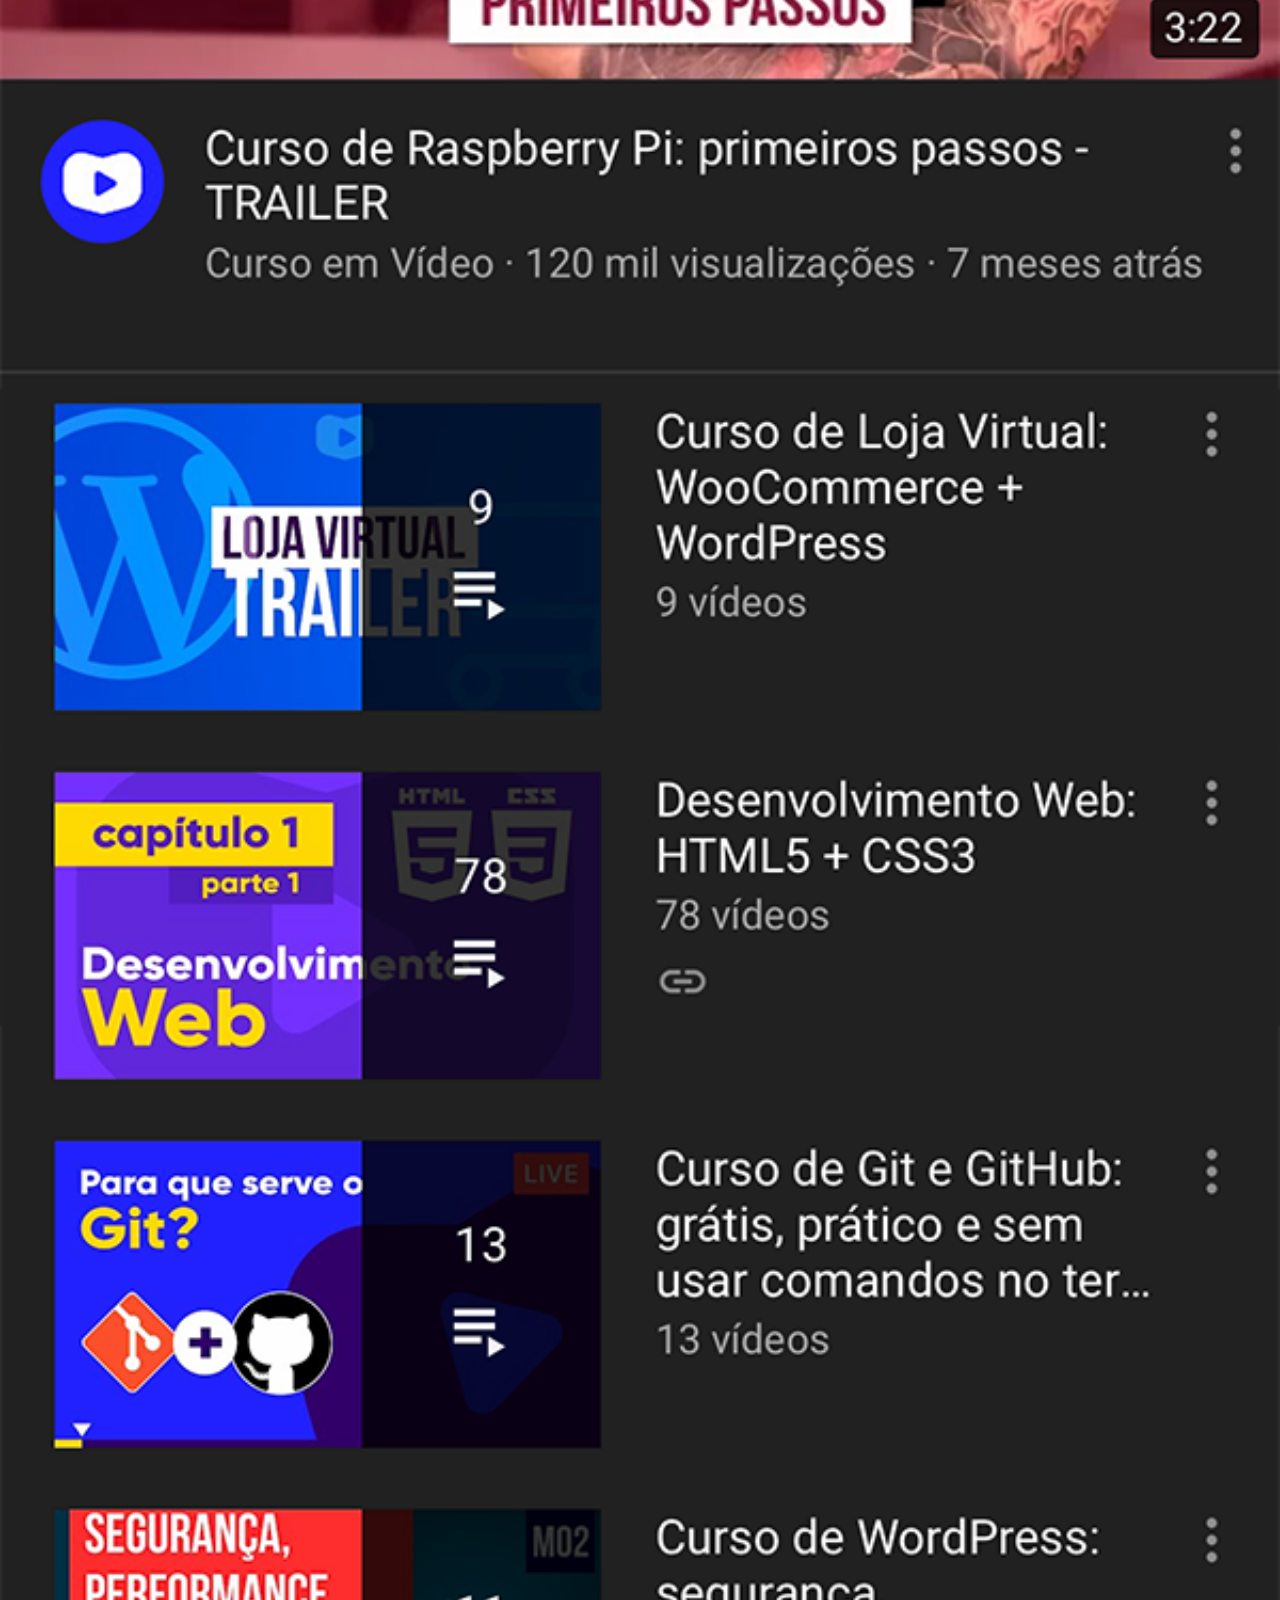
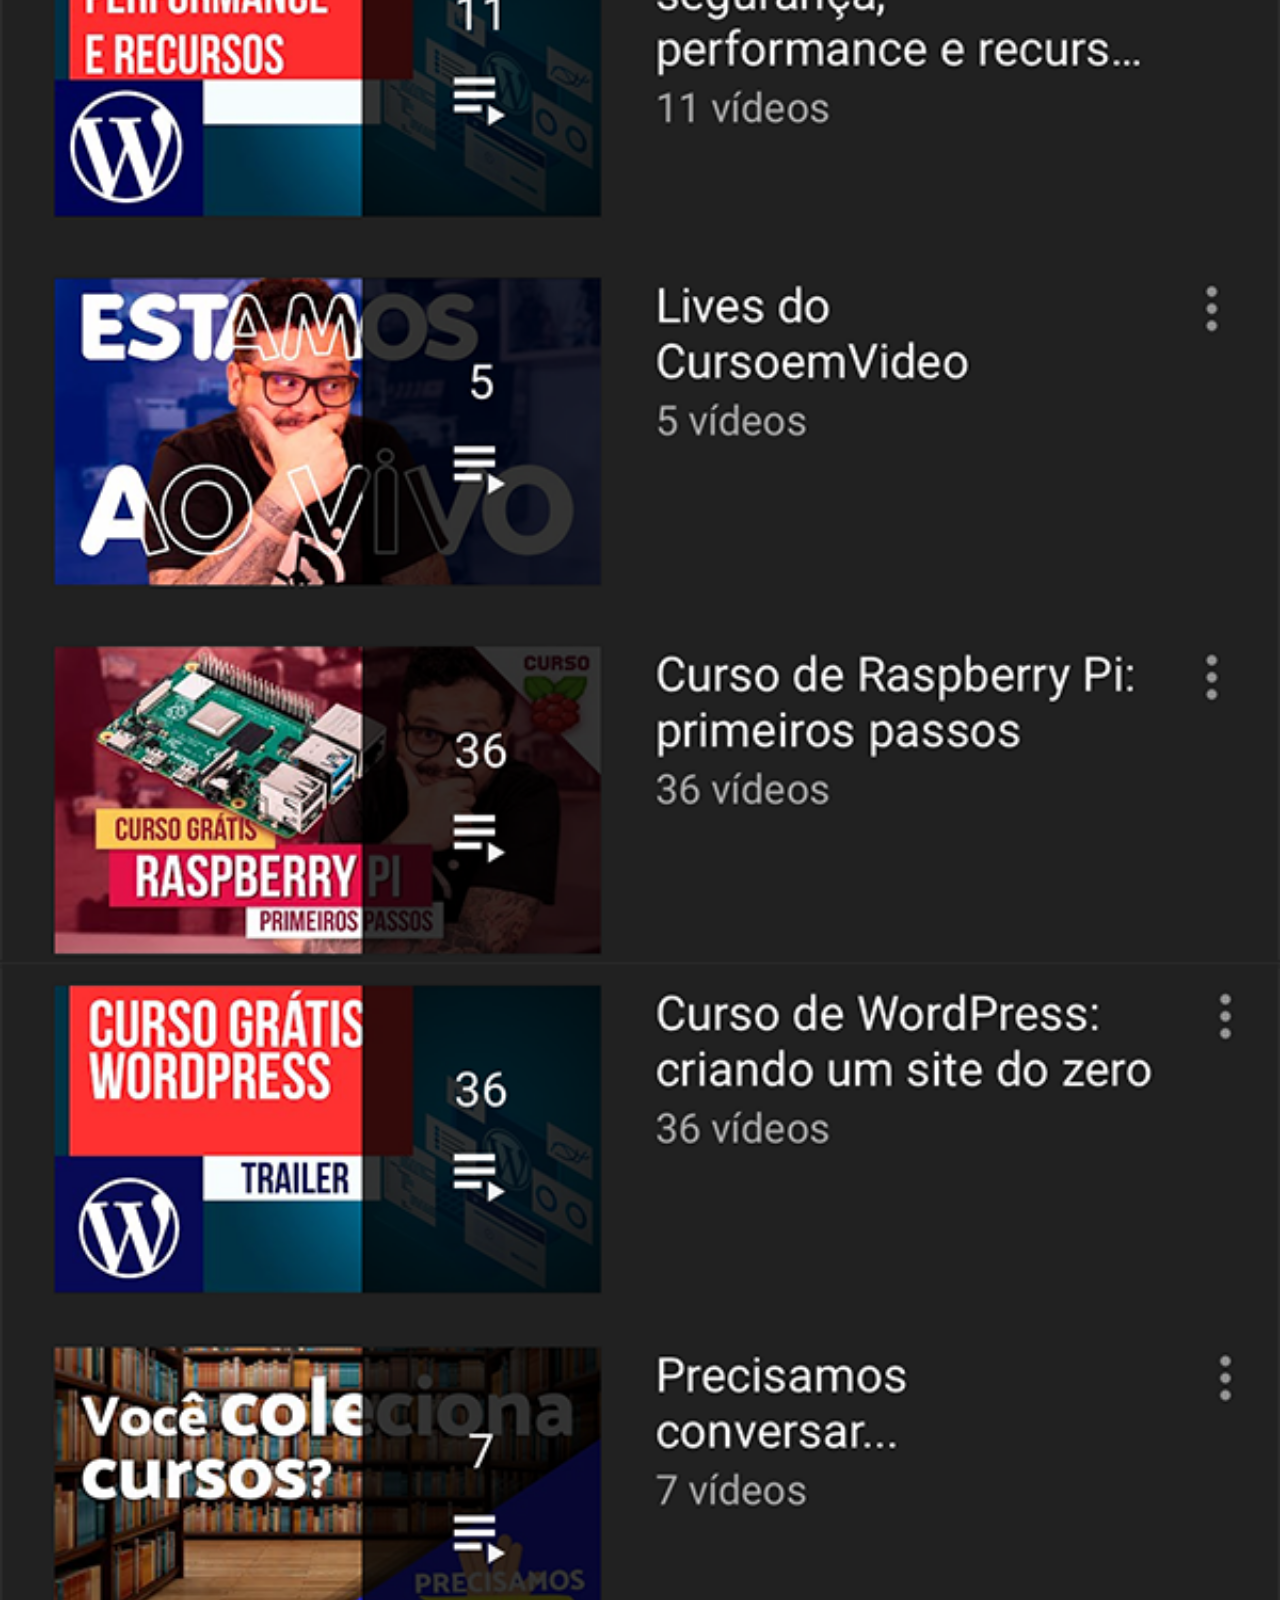
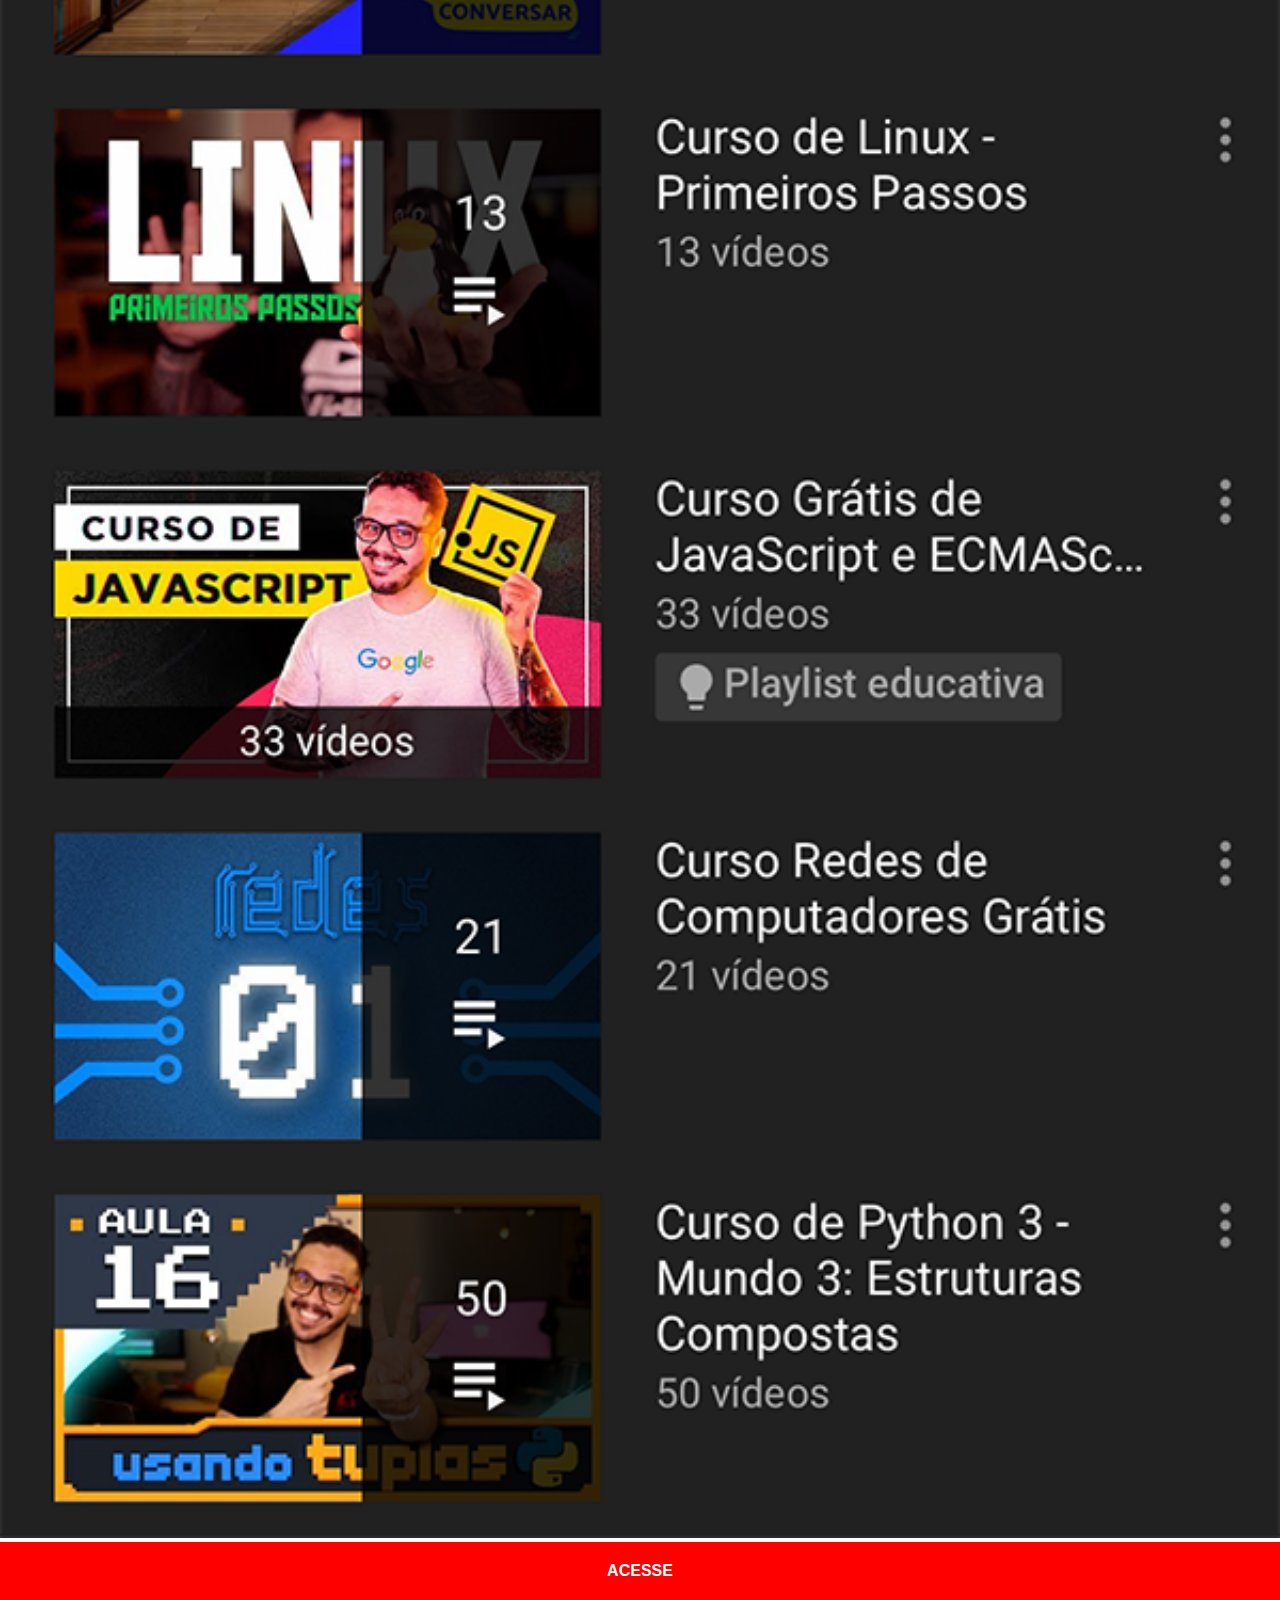
<file: youtube.html>
<!DOCTYPE html>
<html lang="en">
<head>
    <meta charset="UTF-8">
    <meta http-equiv="X-UA-Compatible" content="IE=edge">
    <meta name="viewport" content="width=device-width, initial-scale=1.0">
    <title>youtube</title>
    <link rel="stylesheet" href="estilos/social.css">
</head>

<body>
    <img src="imagens/tela-youtube.png" alt="youtube">
    <a href="https://www.youtube.com/@CursoemVideo" target="_blank">ACESSE</a>

</body>
</html>
</file>
<file: estilos/style.css>
* {
    margin: 0px;
    padding: 0px;
    font-family: Arial, Helvetica, sans-serif;
}

html, body {
    height: 100vh;
    width: 100vw;
    background-color: black;
}
body {
    background: url(../imagens/fundo-madeira.jpg) no-repeat top center ;
    background-size: cover;
    background-attachment: fixed;
}

main {
    height: 100vh;
    position: relative;
     }

#telefone {
    height: 627px;
    width: 311px;
    background-color: blue;
    background: url(../imagens/frame-iphone.png) no-repeat ;


    position: absolute;
    top: 50%;
    left: 50%;
    transform: translate(-50%, -50%);
}

iframe#tela {
    position: relative;
    top: 80px;
    left: 22px;
    width: 267px;
    height: 471px;

}

#redes-sociais img {
    width: 50px;
    margin: 10px;
    border-radius: 50%;
    box-shadow: 2px 2px 2px rgba(0, 0, 0, 0.404);
    box-sizing: border-box;
}

#redes-sociais {
    text-align: right;
}

#redes-sociais img:hover {
    border: 2px solid rgba(255, 255, 255, 0.603);
    transform: translate(-3px, -3px);
    box-shadow: 5px 5px 10px rgba(0, 0, 0, 0.596);
    transition: 0.5s, border 1s;
}
</file>
<file: estilos/social.css>
* {
    margin: 0px;
    padding: 0px;
    font-family: Arial, Helvetica, sans-serif;
}

::-webkit-scrollbar {
    width: 0px;
    height: 0px;
}

img {
width: 100vw;

}

a {
    display: block;
    background-color: red;
    padding: 20px;
    color: white;
    text-align: center;
    text-decoration: none;
    font-weight: bolder;

}

a:hover {
    background-color: rgb(128, 15, 15);
}
</file>
